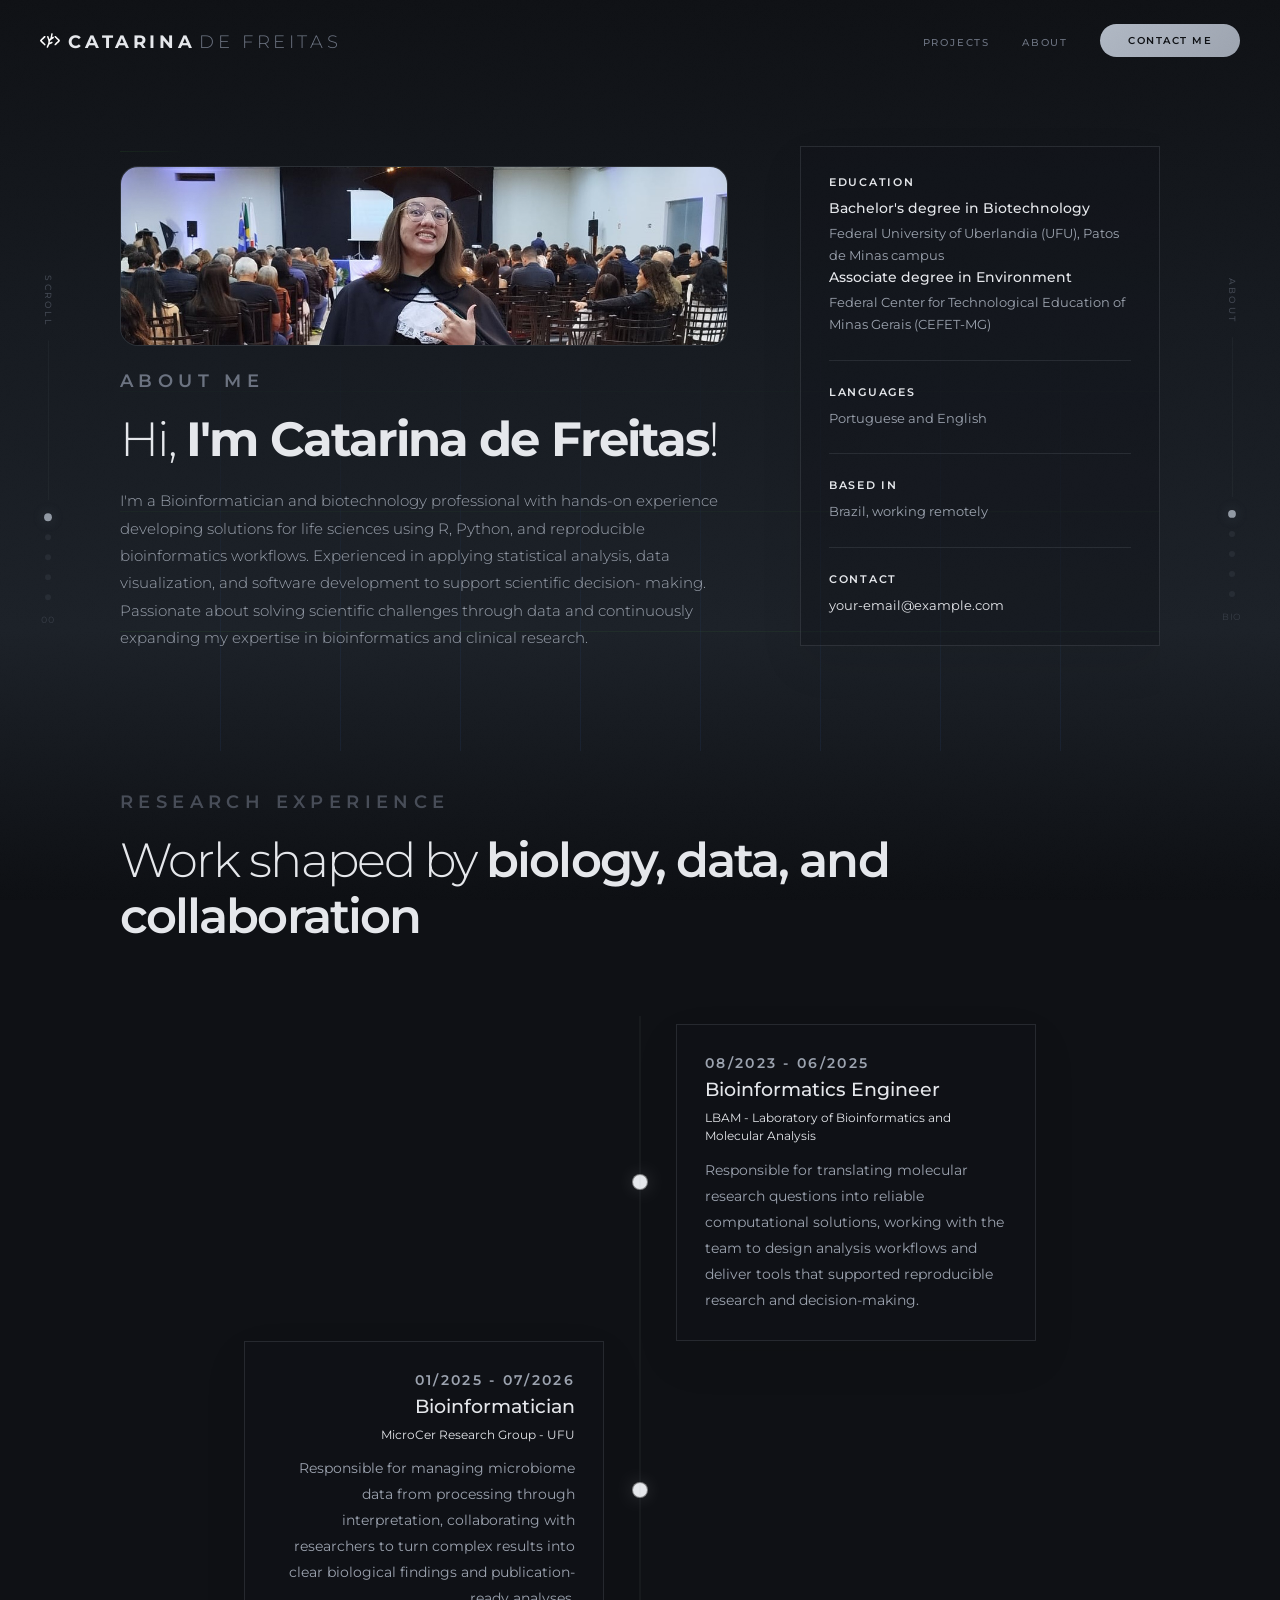
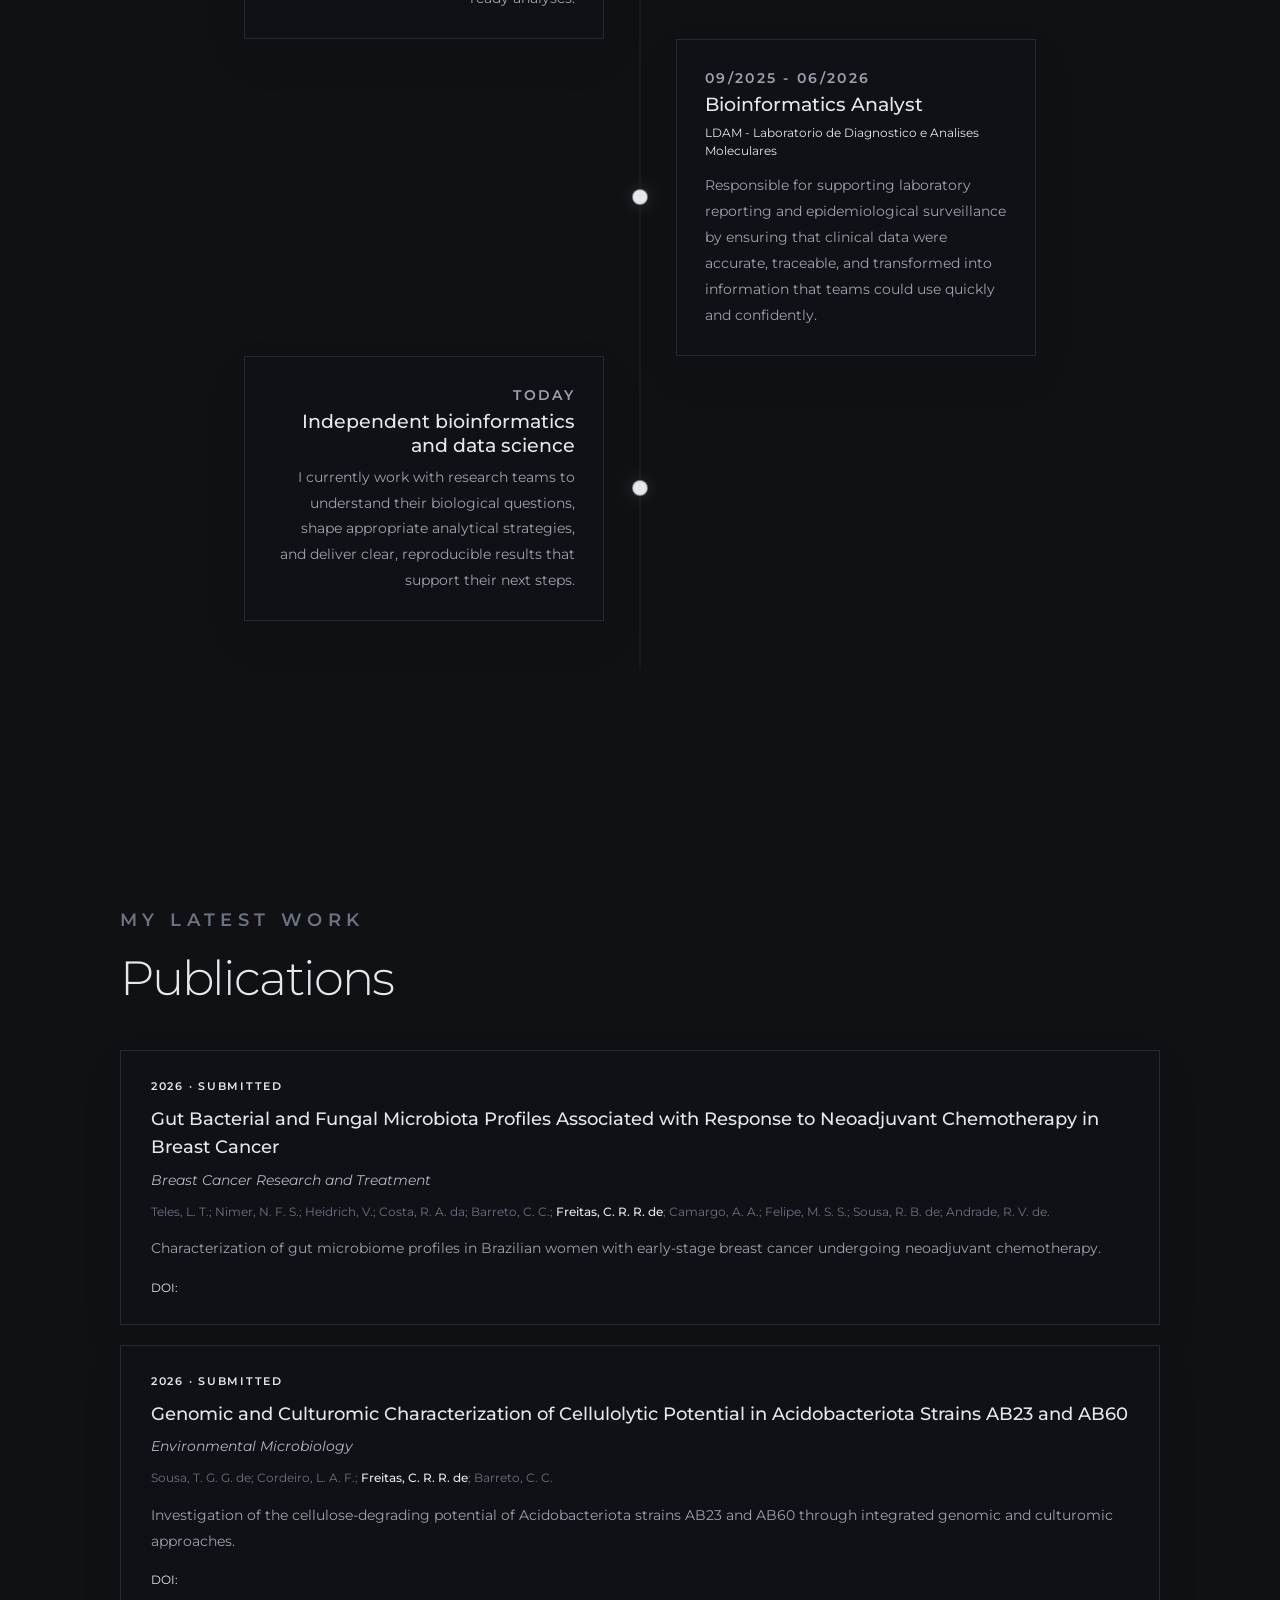
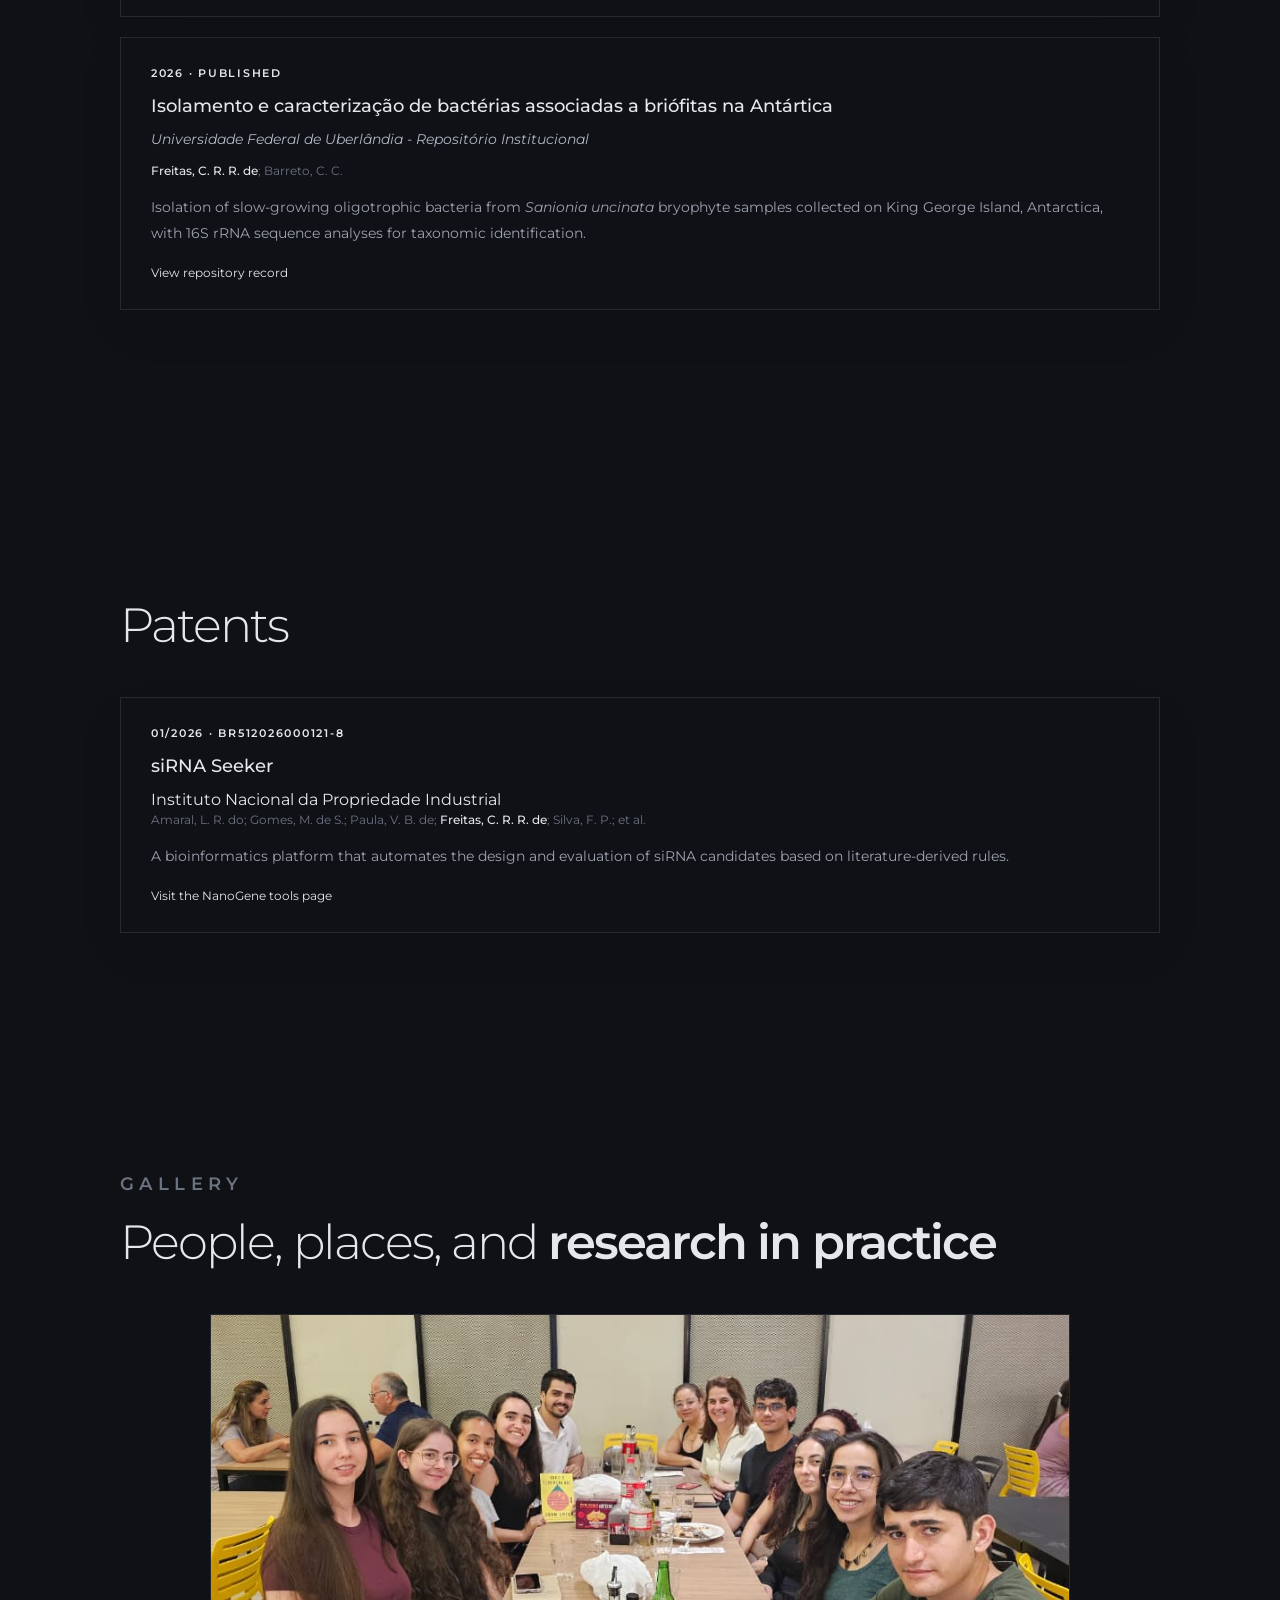
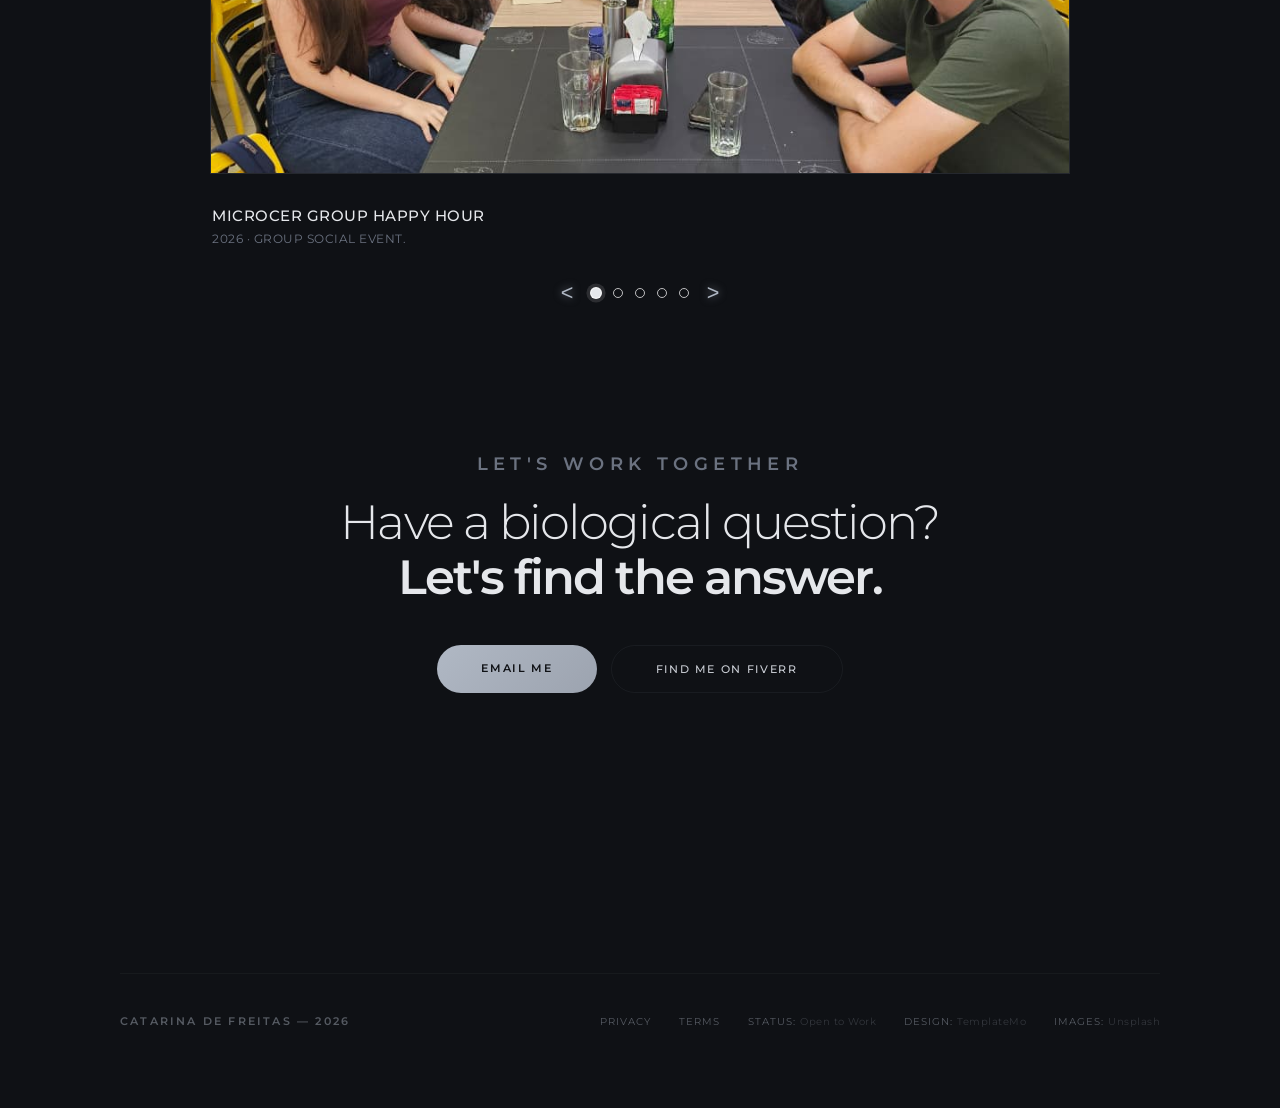
<file: about.html>
<!DOCTYPE html>
<html lang="en">
<head>
<meta charset="UTF-8">
<meta name="viewport" content="width=device-width, initial-scale=1.0">
<title>About | Catarina de Freitas</title>
<link rel="icon" type="image/svg+xml" href="images/code.svg">
<link rel="preconnect" href="https://fonts.googleapis.com">
<link href="https://fonts.googleapis.com/css2?family=Montserrat:wght@300;400;500;600;700&display=swap" rel="stylesheet">
<link rel="stylesheet" href="templatemo-621-luminary-style.css">
</head>
<body>

<svg class="grain" width="100%" height="100%">
  <filter id="n"><feTurbulence type="fractalNoise" baseFrequency="0.65" numOctaves="5" stitchTiles="stitch"/><feColorMatrix type="saturate" values="0"/></filter>
  <rect width="100%" height="100%" filter="url(#n)"/>
</svg>
<div class="atmosphere"></div>

<nav class="top-nav" id="topNav">
  <a href="index.html" class="nav-brand">
    <img src="images/code.svg" style="width: auto; height: 20px; padding-top:5px" alt="logo">
    Catarina<span>de Freitas</span>
  </a>
  <ul class="nav-links">
    <li><a href="projects.html">Projects</a></li>
    <li><a href="about.html" aria-current="page">About</a></li>
    
  </ul>
  <a href="mailto:your-email@example.com" class="nav-cta">Contact Me</a>
  <button class="nav-toggle" id="navToggle" aria-label="Toggle menu" aria-expanded="false">
    <span class="toggle-bar"></span><span class="toggle-bar"></span>
  </button>
</nav>

<div class="mobile-menu" id="mobileMenu">
  <div class="mobile-menu-inner">
    <div class="mobile-menu-links">
      <a href="index.html" class="mobile-menu-link" data-index="01">Home</a>
      <a href="projects.html" class="mobile-menu-link" data-index="02">Projects</a>
      <a href="about.html" class="mobile-menu-link" data-index="03">About</a>
      
    </div>
  </div>
</div>

<nav class="side-panel left" aria-label="Scroll indicators">
  <span class="side-label">Scroll</span>
  <div class="side-track"><div class="side-track-fill" id="leftTrack"></div></div>
  <div class="side-dot active"></div>
  <div class="side-dot"></div>
  <div class="side-dot"></div>
  <div class="side-dot"></div>
  <div class="side-dot"></div>
  <div class="side-readout" id="scrollPct">00</div>
</nav>

<nav class="side-panel right" aria-label="Status indicators">
  <span class="side-label">About</span>
  <div class="side-track"><div class="side-track-fill" id="rightTrack"></div></div>
  <div class="side-dot active"></div>
  <div class="side-dot"></div>
  <div class="side-dot"></div>
  <div class="side-dot"></div>
  <div class="side-dot"></div>
  <div class="side-readout">BIO</div>
</nav>

<main class="main">

  <!-- Intro -->
  <section class="about-page-intro">
    <div class="hero-grid" aria-hidden="true"></div>
    <div class="about-intro-copy">
      <div class="about-page-portrait reveal reveal-d2">
        <img src="images/Untitled.jpg" alt="Portrait of Catarina de Freitas">
      </div>
        <p class="section-tag reveal">About me</p>
      <h1 class="section-title reveal reveal-d1">Hi, <b>I'm Catarina de Freitas</b>!</h1>
      
      <p class="section-body reveal reveal-d2">I'm a Bioinformatician and biotechnology professional with hands-on
            experience developing solutions for life sciences using R, Python, and
            reproducible bioinformatics workflows. Experienced in applying statistical analysis, data
            visualization, and software development to support scientific decision-
            making. Passionate about solving scientific challenges through data and
            continuously expanding my expertise in bioinformatics and clinical
            research.
      </p>
    </div>

    <div class="about-info-panel reveal reveal-d2">
      <div class="about-info-item">
        <span class="about-info-label">Education</span>
        <strong> Bachelor's degree in Biotechnology</strong>
        <p>Federal University of Uberlandia (UFU), Patos de Minas campus</p>
        <strong>Associate degree in Environment</strong>
        <p>Federal Center for Technological Education of Minas Gerais (CEFET-MG)</p>
      </div>
      <div class="about-info-item">
        <span class="about-info-label">Languages</span>
        <p>Portuguese and English</p>
      </div>
      <div class="about-info-item">
        <span class="about-info-label">Based in</span>
        <p>Brazil, working remotely</p>
      </div>
      <div class="about-info-item">
        <span class="about-info-label">Contact</span>
        <p><a href="mailto:your-email@example.com">your-email@example.com</a></p>
      </div>
    </div>
  </section>

  <!-- Timeline -->
  <section class="section timeline-section" aria-labelledby="timeline-title">
    <div class="section-intro reveal">
      <p class="section-tag">Research experience</p>
      <h2 class="section-title" id="timeline-title">Work shaped by <strong>biology, data, and collaboration</strong></h2>
    </div>

    <div class="timeline">
      <div class="timeline-track" aria-hidden="true"><div class="timeline-track-fill" id="timelineTrackFill"></div></div>
      <article class="timeline-item reveal reveal-d1">
        <div class="timeline-marker" aria-hidden="true"></div>
        <div class="timeline-card">
          <p class="timeline-year">08/2023 - 06/2025</p>
          <h3>Bioinformatics Engineer</h3>
          <p class="timeline-organization">LBAM - Laboratory of Bioinformatics and Molecular Analysis</p>
          <p>Responsible for translating molecular research questions into reliable computational solutions, working with the team to design analysis workflows and deliver tools that supported reproducible research and decision-making.</p>
        </div>
      </article>

      <article class="timeline-item reveal reveal-d2">
        <div class="timeline-marker" aria-hidden="true"></div>
        <div class="timeline-card">
          <p class="timeline-year">01/2025 - 07/2026</p>
          <h3>Bioinformatician</h3>
          <p class="timeline-organization">MicroCer Research Group - UFU</p>
          <p>Responsible for managing microbiome data from processing through interpretation, collaborating with researchers to turn complex results into clear biological findings and publication-ready analyses.</p>
        </div>
      </article>

      <article class="timeline-item reveal reveal-d1">
        <div class="timeline-marker" aria-hidden="true"></div>
        <div class="timeline-card">
          <p class="timeline-year">09/2025 - 06/2026</p>
          <h3>Bioinformatics Analyst</h3>
          <p class="timeline-organization">LDAM - Laboratorio de Diagnostico e Analises Moleculares</p>
          <p>Responsible for supporting laboratory reporting and epidemiological surveillance by ensuring that clinical data were accurate, traceable, and transformed into information that teams could use quickly and confidently.</p>
        </div>
      </article>

      <article class="timeline-item reveal reveal-d2">
        <div class="timeline-marker" aria-hidden="true"></div>
        <div class="timeline-card">
          <p class="timeline-year">Today</p>
          <h3>Independent bioinformatics and data science</h3>
          <p>I currently work with research teams to understand their biological questions, shape appropriate analytical strategies, and deliver clear, reproducible results that support their next steps.</p>
        </div>
      </article>
    </div>
  </section>

  <!-- Publications -->
  <section class="section publications" id="publications" aria-labelledby="publications-title">
    <p class="section-tag reveal">My Latest Work</p>
    <h2 class="section-title reveal reveal-d1" id="publications-title">Publications</h2>
    <div class="publication-list">
      
      <article class="publication-item reveal reveal-d2">
        <div class="publication-meta">2026 · Submitted</div>
        <h3>Gut Bacterial and Fungal Microbiota Profiles Associated with Response to Neoadjuvant Chemotherapy in Breast Cancer</h3>
        <p class="publication-venue">Breast Cancer Research and Treatment</p>
        <p class="publication-authors">Teles, L. T.; Nimer, N. F. S.; Heidrich, V.; Costa, R. A. da; Barreto, C. C.; <strong>Freitas, C. R. R. de</strong>; Camargo, A. A.; Felipe, M. S. S.; Sousa, R. B. de; Andrade, R. V. de.</p>
        <p class="publication-description">Characterization of gut microbiome profiles in Brazilian women with early-stage breast cancer undergoing neoadjuvant chemotherapy.</p>
        <a class="publication-link" href="#">DOI: </a>
      </article>

      <article class="publication-item reveal reveal-d3">
        <div class="publication-meta">2026 · Submitted</div>
        <h3>Genomic and Culturomic Characterization of Cellulolytic Potential in Acidobacteriota Strains AB23 and AB60</h3>
        <p class="publication-venue">Environmental Microbiology</p>
        <p class="publication-authors">Sousa, T. G. G. de; Cordeiro, L. A. F.; <strong>Freitas, C. R. R. de</strong>; Barreto, C. C.</p>
        <p class="publication-description">Investigation of the cellulose-degrading potential of Acidobacteriota strains AB23 and AB60 through integrated genomic and culturomic approaches.</p>
        <a class="publication-link" href="#">DOI: </a>
      </article>

      <article class="publication-item reveal reveal-d2">
        <div class="publication-meta">2026 · Published</div>
        <h3>Isolamento e caracterização de bactérias associadas a briófitas na Antártica</h3>
        <p class="publication-venue">Universidade Federal de Uberlândia - Repositório Institucional</p>
        <p class="publication-authors"><strong>Freitas, C. R. R. de</strong>; Barreto, C. C.</p>
        <p class="publication-description">Isolation of slow-growing oligotrophic bacteria from <em>Sanionia uncinata</em> bryophyte samples collected on King George Island, Antarctica, with 16S rRNA sequence analyses for taxonomic identification.</p>
        <a class="publication-link" href="https://repositorio.ufu.br/handle/123456789/49053" target="_blank" rel="noopener noreferrer">View repository record</a>
      </article>
    </div>
    <p class="publication-orcid reveal reveal-d3"><a class="textlink" href="https://orcid.org/0009-0002-9044-4256" target="_blank" rel="noopener noreferrer">View my complete publication record on ORCID</a></p>
  </section>

  <!-- Patents -->
  <section class="section patents" id="patents" aria-labelledby="patents-title">
    <h2 class="section-title reveal reveal-d1" id="patents-title">Patents</h2>
    <div class="patent-list">
      <article class="patent-item reveal reveal-d2">
        <div class="patent-meta">01/2026 · BR512026000121-8</div>
        <h3>siRNA Seeker</h3>
        <p class="patent-venue">Instituto Nacional da Propriedade Industrial</p>
        <p class="publication-authors">Amaral, L. R. do; Gomes, M. de S.; Paula, V. B. de; <strong>Freitas, C. R. R. de</strong>; Silva, F. P.; et al.</p>
        <p class="publication-description">A bioinformatics platform that automates the design and evaluation of siRNA candidates based on literature-derived rules.</p>
        <a class="publication-link" href="https://nanogene.com.br/tools" target="_blank" rel="noopener noreferrer">Visit the NanoGene tools page</a>
      </article>
    </div>
  </section>

  <!-- Gallery -->
  <section class="section gallery-section" id="gallery" aria-labelledby="gallery-title">
    <p class="section-tag reveal">Gallery</p>
    <h2 class="section-title reveal reveal-d1" id="gallery-title">People, places, and <strong>research in practice</strong></h2>
    <div class="gallery-slider reveal reveal-d2" data-gallery-slider>
      <div class="gallery-slides">
        <figure class="gallery-slide active">
          <img src="images/gallery/1.jpeg" alt="Catarina de Freitas">
          <figcaption><strong>MicroCer group happy hour</strong><span>2026 · Group social event.</span></figcaption>
        </figure>
        <figure class="gallery-slide">
          <img src="images/gallery/2.jpg" alt="Catarina de Freitas at work">
          <figcaption><strong>Graduation ceremony</strong><span>2026 · Group photograph with Professor Guilherme Freitas, laboratory leader.</span></figcaption>
        </figure>
        <figure class="gallery-slide">
          <img src="images/gallery/3.jpeg" alt="Cerrado research site">
          <figcaption><strong>MicroCer at the Brazilian Congress of Microbiology</strong><span>2025 · Aracaju, SE · Scientific conference participation.</span></figcaption>
        </figure>
        <figure class="gallery-slide">
          <img src="images/gallery/4.jpg" alt="Microbiome analysis figure">
          <figcaption><strong>Thais Gonzaga's master's degree celebration</strong><span>2025 · MicroCer group celebration.</span></figcaption>
        </figure>
        <figure class="gallery-slide">
          <img src="images/gallery/5.jpg" alt="Laboratory analysis placeholder">
          <figcaption><strong>Poster award winners at Biotechnology Week</strong><span>2025 · V Biotechnology Symposium · Poster award recognition.</span></figcaption>
        </figure>
      </div>
      <div class="gallery-dots" role="tablist" aria-label="Gallery slides">
        <button class="gallery-arrow gallery-arrow-prev" type="button" aria-label="Show previous gallery image">&lt;</button>
        <button class="gallery-dot active" type="button" role="tab" aria-selected="true" aria-label="Show slide 1"></button>
        <button class="gallery-dot" type="button" role="tab" aria-selected="false" aria-label="Show slide 2"></button>
        <button class="gallery-dot" type="button" role="tab" aria-selected="false" aria-label="Show slide 3"></button>
        <button class="gallery-dot" type="button" role="tab" aria-selected="false" aria-label="Show slide 4"></button>
        <button class="gallery-dot" type="button" role="tab" aria-selected="false" aria-label="Show slide 5"></button>
        <button class="gallery-arrow gallery-arrow-next" type="button" aria-label="Show next gallery image">&gt;</button>
      </div>
    </div>
  </section>

  <!-- CTA  -->
  <section class="footer-cta about-page-footer" id="cta">
    <p class="section-tag reveal">Let's work together</p>
    <h2 class="section-title reveal reveal-d1">Have a biological question?<br><strong>Let's find the answer.</strong></h2>
    <div class="footer-ctas reveal reveal-d2">
      <a href="mailto:catarinafreitas@gmail.com" class="btn-primary">Email Me</a>
      <a href="https://www.fiverr.com/" class="btn-secondary" target="_blank" rel="noopener noreferrer">Find Me on Fiverr</a>
    </div>
  </section>

  <!-- Footer  -->
  <section class="footer-cta">
    <div class="footer-bar reveal reveal-d4" style="margin-top: 80px;">
      <div class="footer-brand">Catarina de Freitas &mdash; 2026</div>
      <div class="footer-links">
        <a href="#" data-legal-modal="privacy">Privacy</a>
        <a href="#" data-legal-modal="terms">Terms</a>
        <span class="footer-credit">Status: <a href="#cta">Open to Work</a></span>
        <span class="footer-credit">Design: <a href="https://templatemo.com" target="_blank" rel="nofollow">TemplateMo</a></span>
        <span class="footer-credit">Images: <a href="https://unsplash.com" target="_blank" rel="nofollow">Unsplash</a></span>
      </div>
    </div>
  </section>
</main>



<script src="templatemo-621-luminary-script.js"></script>
</body>
</html>
</file>
<file: templatemo-621-luminary-style.css>
/*
TemplateMo 621 Luminary
https://templatemo.com/tm-621-luminary
*/

*, *::before, *::after { margin: 0; padding: 0; box-sizing: border-box; }

:root {
  --base-deep: #0F1115;
  --base-mid: #161A20;
  --base-soft: #1C2128;
  --slate-warm: #6B7280;
  --slate-light: #9CA3AF;
  --graphite: #2A2E35;
  --graphite-soft: #3D424A;
  --ivory: #E5E7EB;
  --ivory-muted: #C9CDD4;
  --silver: #B0B8C4;
  --panel-bg: rgba(22, 26, 32, 0.55);
  --panel-border: rgba(156, 163, 175, 0.08);
  --silk-ease: cubic-bezier(0.16, 1, 0.3, 1);
}

html { scroll-behavior: smooth; font-size: 16px; scroll-padding-top: 80px; }

body {
  font-family: 'Montserrat', sans-serif;
  background: var(--base-deep);
  color: var(--ivory);
  overflow-x: hidden;
  -webkit-font-smoothing: antialiased;
}

/* ── Grain ── */
.grain {
  position: fixed; inset: 0; pointer-events: none; z-index: 9999;
  opacity: 0.028; mix-blend-mode: overlay;
}

/* ── BG ── */
.atmosphere {
  position: fixed; inset: 0; z-index: 0;
  background: linear-gradient(180deg, #0F1115 0%, #161A20 35%, #1C2128 70%, #0D0F13 100%);
}

/* ── Nav ── */
.top-nav {
  position: fixed; top: 0; left: 0; right: 0; z-index: 600;
  display: flex; justify-content: space-between; align-items: center;
  padding: 24px 40px;
  transition: background 0.8s var(--silk-ease), padding 0.8s var(--silk-ease);
}
.top-nav.scrolled {
  background: rgba(15, 17, 21, 0.85);
  backdrop-filter: blur(20px); -webkit-backdrop-filter: blur(20px);
  padding: 16px 40px;
}
.nav-brand { font-size: 18px; font-weight: 700; letter-spacing: 0.2em; text-transform: uppercase; color: var(--ivory); text-decoration: none; }
.nav-brand span { font-weight: 300; color: var(--slate-warm); margin-left: 4px; }
.nav-links { display: flex; gap: 32px; list-style: none; align-items: center; margin-left: auto; margin-right: 32px; }
.nav-links a {
  font-size: 10px; font-weight: 500; letter-spacing: 0.18em; text-transform: uppercase;
  color: var(--slate-warm); text-decoration: none; position: relative; padding: 14px 0 6px;
  transition: color 0.8s var(--silk-ease);
}
.nav-links a::after {
  content: ''; position: absolute; top: 0; left: 50%;
  width: 6px; height: 6px;
  border-right: 1px solid var(--silver); border-bottom: 1px solid var(--silver);
  transform: translateX(-50%) rotate(45deg) translateY(-8px);
  opacity: 0; transition: transform 0.8s var(--silk-ease), opacity 0.6s var(--silk-ease);
  pointer-events: none;
}
.nav-links a:hover { color: var(--ivory); }
.nav-links a:hover::after { opacity: 0.7; transform: translateX(-50%) rotate(45deg) translateY(0); }
.nav-links a.active { color: var(--ivory-muted); }
.nav-links a.active::after { opacity: 0.4; transform: translateX(-50%) rotate(45deg) translateY(0); }
.nav-cta {
  padding: 10px 28px; border-radius: 100px; font-family: inherit;
  font-size: 10px; font-weight: 600; letter-spacing: 0.15em; text-transform: uppercase;
  background: linear-gradient(135deg, var(--silver), var(--slate-light));
  color: var(--base-deep); border: none; cursor: pointer; text-decoration: none;
  transition: transform 0.8s var(--silk-ease), box-shadow 0.8s var(--silk-ease);
}
.nav-cta:hover { transform: scale(1.03); box-shadow: 0 6px 30px rgba(176,184,196,0.15); }

.top-nav-actions {
  display: flex; align-items: center; gap: 12px;
}
.lang-toggle {
  display: inline-flex; align-items: center; gap: 6px;
  padding: 8px 12px; border-radius: 999px;
  border: 1px solid rgba(176, 184, 196, 0.2);
  background: rgba(17, 20, 25, 0.4);
  color: var(--ivory);
  cursor: pointer; font-family: inherit; font-size: 10px;
  font-weight: 600; letter-spacing: 0.18em; text-transform: uppercase;
  transition: border-color 0.6s var(--silk-ease), background 0.6s var(--silk-ease), transform 0.6s var(--silk-ease);
}
.lang-toggle:hover { transform: translateY(-1px); border-color: rgba(176, 184, 196, 0.45); }
.lang-option { opacity: 0.52; transition: opacity 0.4s var(--silk-ease), color 0.4s var(--silk-ease); }
.lang-option.active { opacity: 1; color: var(--ivory); }
.lang-divider { opacity: 0.42; color: var(--slate-light); }

/* ── Hamburger ── */
.nav-toggle {
  display: none; background: none; border: none; cursor: pointer;
  width: 32px; height: 24px; position: relative; padding: 0;
}
.toggle-bar {
  display: block; width: 100%; height: 1.5px; background: var(--ivory);
  position: absolute; left: 0;
  transition: transform 0.6s var(--silk-ease), top 0.6s var(--silk-ease);
}
.toggle-bar:nth-child(1) { top: 6px; }
.toggle-bar:nth-child(2) { top: 16px; }
.nav-toggle.active .toggle-bar:nth-child(1) { top: 11px; transform: rotate(45deg); }
.nav-toggle.active .toggle-bar:nth-child(2) { top: 11px; transform: rotate(-45deg); }

/* ── Mobile Menu ── */
.mobile-menu {
  position: fixed; inset: 0; z-index: 550;
  pointer-events: none; opacity: 0; visibility: hidden;
  transition: opacity 0.6s var(--silk-ease), visibility 0.6s var(--silk-ease);
}
.mobile-menu.open { opacity: 1; visibility: visible; pointer-events: auto; }
.mobile-menu-inner {
  position: absolute; inset: 0;
  background: rgba(15, 17, 21, 0.94);
  backdrop-filter: blur(40px); -webkit-backdrop-filter: blur(40px);
  display: flex; flex-direction: column; justify-content: center;
  padding: 100px 40px 60px; overflow-y: auto;
}
.mobile-menu-links { display: flex; flex-direction: column; flex: 1; justify-content: center; }
.mobile-menu-link {
  display: flex; align-items: baseline; gap: 16px;
  font-size: clamp(1.6rem, 5vw, 2.6rem); font-weight: 300; letter-spacing: -0.02em;
  color: var(--ivory); text-decoration: none; padding: 14px 0;
  border-bottom: 1px solid rgba(156,163,175,0.06); position: relative;
  opacity: 0; transform: translateY(20px);
  transition: opacity 0.3s ease, transform 0.3s ease, color 0.6s var(--silk-ease);
}
.mobile-menu.open .mobile-menu-link {
  opacity: 1; transform: translateY(0);
  transition: opacity 0.5s var(--silk-ease), transform 0.5s var(--silk-ease), color 0.6s var(--silk-ease);
}
.mobile-menu.open .mobile-menu-link:nth-child(1) { transition-delay: 0.06s; }
.mobile-menu.open .mobile-menu-link:nth-child(2) { transition-delay: 0.12s; }
.mobile-menu.open .mobile-menu-link:nth-child(3) { transition-delay: 0.18s; }
.mobile-menu.open .mobile-menu-link:nth-child(4) { transition-delay: 0.24s; }
.mobile-menu.open .mobile-menu-link:nth-child(5) { transition-delay: 0.30s; }
.mobile-menu.open .mobile-menu-link:nth-child(6) { transition-delay: 0.36s; }
.mobile-menu.open .mobile-menu-link:nth-child(7) { transition-delay: 0.42s; }
.mobile-menu-link::before {
  content: attr(data-index); font-size: 10px; font-weight: 500;
  letter-spacing: 0.15em; color: var(--slate-warm); opacity: 0.4;
  min-width: 24px; font-variant-numeric: tabular-nums;
}
.mobile-menu-footer {
  display: flex; justify-content: space-between; align-items: center;
  padding-top: 24px; border-top: 1px solid rgba(156,163,175,0.06);
  opacity: 0; transition: opacity 0.3s ease;
}
.mobile-menu.open .mobile-menu-footer {
  opacity: 1; transition: opacity 0.5s var(--silk-ease) 0.45s;
}
.mobile-menu-footer a {
  font-size: 10px; font-weight: 400; letter-spacing: 0.1em; text-transform: uppercase;
  color: var(--slate-warm); opacity: 0.4; text-decoration: none;
}
body.menu-open { overflow: hidden; }
body.menu-open .top-nav { background: rgba(15,17,21,0.95); backdrop-filter: blur(20px); }

/* ── Side Panels ── */
.side-panel {
  position: fixed; top: 50%; transform: translateY(-50%);
  width: 56px; z-index: 100;
  display: flex; flex-direction: column; align-items: center;
  gap: 14px; padding: 24px 0;
}
.side-panel.left { left: 20px; }
.side-panel.right { right: 20px; }
.side-label {
  writing-mode: vertical-rl; text-orientation: mixed;
  font-size: 9px; font-weight: 500; letter-spacing: 0.25em; text-transform: uppercase;
  color: var(--slate-warm); opacity: 0.5;
}
.side-track {
  width: 1px; height: 160px;
  background: rgba(156,163,175,0.06); position: relative; border-radius: 1px;
}
.side-track-fill {
  position: absolute; top: 0; left: 0; width: 100%; height: 0%;
  background: linear-gradient(to bottom, var(--silver), rgba(176,184,196,0.15));
  border-radius: 1px; transition: height 1.2s var(--silk-ease);
}
.side-dot {
  width: 6px; height: 6px; border-radius: 50%;
  background: var(--slate-warm); opacity: 0.15;
  transition: opacity 0.8s var(--silk-ease), transform 0.8s var(--silk-ease), box-shadow 0.8s var(--silk-ease);
}
.side-dot.active {
  opacity: 0.8; background: var(--silver);
  box-shadow: 0 0 12px rgba(176,184,196,0.3); transform: scale(1.3);
}
.side-readout {
  font-size: 9px; font-weight: 400; letter-spacing: 0.1em;
  color: var(--slate-warm); opacity: 0.35;
  font-variant-numeric: tabular-nums;
}

/* ── Container ── */
.main { position: relative; z-index: 10; max-width: 1120px; margin: 0 auto; padding: 0 40px; }

/* ── Legal Modal ── */
.legal-modal-backdrop {
  position: fixed; inset: 0; z-index: 1200;
  display: flex; align-items: center; justify-content: center;
  padding: 24px;
  background: rgba(9, 12, 16, 0.72);
  backdrop-filter: blur(10px); -webkit-backdrop-filter: blur(10px);
  opacity: 0; visibility: hidden; pointer-events: none;
  transition: opacity 0.35s var(--silk-ease), visibility 0.35s var(--silk-ease);
}
.legal-modal-backdrop.open {
  opacity: 1; visibility: visible; pointer-events: auto;
}
.legal-modal {
  position: relative; width: min(680px, 100%);
  background: rgba(17, 20, 25, 0.94);
  border: 1px solid rgba(176,184,196,0.12);
  border-radius: 28px; padding: 32px 30px 24px;
  box-shadow: 0 30px 80px rgba(0, 0, 0, 0.35);
  transform: translateY(16px) scale(0.98);
  transition: transform 0.35s var(--silk-ease);
}
.legal-modal-backdrop.open .legal-modal {
  transform: translateY(0) scale(1);
}
.legal-modal-kicker {
  margin-bottom: 14px;
  font-size: 12px;
}
.legal-modal h3 {
  margin: 0 0 18px;
  font-size: clamp(1.8rem, 3vw, 2.5rem);
  font-weight: 300; letter-spacing: -0.04em; color: var(--ivory);
}
.legal-modal-body {
  color: var(--slate-light);
  font-size: 0.94rem; line-height: 1.8;
}
.legal-modal-body p + p { margin-top: 16px; }
.legal-modal-close {
  position: absolute; top: 18px; right: 18px;
  width: 36px; height: 36px; border-radius: 50%;
  border: 1px solid rgba(176,184,196,0.12);
  background: rgba(176,184,196,0.04); color: var(--ivory);
  font-size: 1.6rem; line-height: 1; cursor: pointer;
}

/* ── Shared ── */
.section { padding: 120px 0; position: relative; }
.section-tag {
  font-size: 18px; font-weight: 600; letter-spacing: 0.3em; text-transform: uppercase;
  color: var(--slate-warm); opacity: 0.6; margin-bottom: 20px;
}
.section-title {
  font-size: clamp(2rem, 4vw, 3rem); font-weight: 300;
  letter-spacing: -0.04em; line-height: 1.15; color: var(--ivory); margin-bottom: 20px;
}
.section-title strong { font-weight: 600; }
.section-body {
  font-size: 0.95rem; font-weight: 300; line-height: 1.8; color: var(--slate-light); max-width: 540px;
}
.section-center { text-align: center; }
.section-center .section-body { margin: 0 auto; }

#essays {
  padding-top: 120px;
  padding-bottom: 120px;
}

.essays-head {
  display: flex;
  align-items: end;
  justify-content: space-between;
  gap: 16px;
  margin-bottom: 30px;
}

.essays-head h2 {
  margin: 0;
  font-size: clamp(2rem, 4vw, 3rem);
  font-weight: 300;
  letter-spacing: -0.04em;
  line-height: 1.1;
  color: var(--ivory);
}

.essays-head .count {
  font-size: 0.72rem;
  letter-spacing: 0.12em;
  text-transform: uppercase;
  color: var(--slate-warm);
}

.essay-list {
  list-style: none;
  margin: 0;
  padding: 0;
  display: grid;
  gap: 18px;
}

.essay {
  padding: 26px 26px 22px;
  background: rgba(22,26,32,0.38);
  border: 1px solid var(--panel-border);
  border-radius: 22px;
  box-shadow: inset 0 0 0 1px rgba(255,255,255,0.02);
  transition: transform 0.8s var(--silk-ease), border-color 0.8s var(--silk-ease), background 0.8s var(--silk-ease);
}

.essay:hover {
  transform: translateY(-2px);
  border-color: rgba(176,184,196,0.2);
  background: rgba(22,26,32,0.52);
}

.essay-top {
  display: grid;
  grid-template-columns: auto minmax(0, 1fr) 1fr auto;
  align-items: center;
  gap: 18px;
}

.folio {
  display: inline-flex;
  align-items: center;
  justify-content: center;
  min-width: 48px;
  height: 48px;
  border-radius: 14px;
  border: 1px solid rgba(176,184,196,0.2);
  background: rgba(176,184,196,0.03);
  color: var(--slate-warm);
  font-size: 0.74rem;
  font-weight: 600;
  letter-spacing: 0.14em;
}

.essay-title {
  margin: 0;
  min-width: 0;
}

.essay-title a {
  color: var(--ivory);
  text-decoration: none;
  font-size: clamp(1.25rem, 2vw, 1.8rem);
  line-height: 1.25;
  letter-spacing: -0.03em;
  font-weight: 400;
}

.leader {
  display: block;
  width: 100%;
  height: 1px;
  background: linear-gradient(90deg, rgba(176,184,196,0.16), rgba(176,184,196,0.42), rgba(176,184,196,0.16));
}

.essay-meta {
  font-size: 0.7rem;
  letter-spacing: 0.12em;
  text-transform: uppercase;
  color: var(--slate-warm);
  white-space: nowrap;
}

.essay-excerpt {
  margin: 18px 0 0;
  color: var(--slate-light);
  font-size: 1rem;
  line-height: 1.8;
  font-weight: 300;
}

.essay-tags {
  display: flex;
  flex-wrap: wrap;
  gap: 10px;
  margin-top: 18px;
}

.tag {
  display: inline-flex;
  align-items: center;
  justify-content: center;
  padding: 7px 12px;
  border-radius: 999px;
  border: 1px solid rgba(176,184,196,0.2);
  background: rgba(176,184,196,0.03);
  color: var(--silver);
  text-decoration: none;
  font-size: 0.68rem;
  letter-spacing: 0.12em;
  text-transform: uppercase;
  transition: border-color 0.8s var(--silk-ease), color 0.8s var(--silk-ease), background 0.8s var(--silk-ease);
}

.tag:hover {
  color: var(--ivory);
  border-color: rgba(176,184,196,0.35);
  background: rgba(176,184,196,0.06);
}

.essays-more {
  margin-top: 30px;
}

.textlink {
  display: inline-flex;
  align-items: center;
  gap: 10px;
  font-size: 0.92rem;
  letter-spacing: 0.01em;
  color: var(--silver);
}

.textlink svg {
  width: 16px;
  height: 16px;
  transition: transform 0.8s var(--silk-ease);
}

.textlink:hover svg {
  transform: translateX(2px);
}

#slider,
#block-section,
#latest-post,
#latest-posts {
  position: relative;
  padding: 120px 0;
}

#slider .container,
#block-section .container,
#latest-post .container,
#latest-posts .container {
  width: min(100%, 1200px);
  margin: 0 auto;
  padding: 0 24px;
}

#slider .section-header,
#block-section .section-header,
#latest-post .section-header,
#latest-posts .section-header {
  margin-bottom: 24px;
}

#slider .elementary-title,
#block-section .elementary-title,
#latest-post .elementary-title,
#latest-posts .elementary-title {
  font-size: clamp(2rem, 4vw, 3rem);
  font-weight: 300;
  letter-spacing: -0.04em;
  line-height: 1.15;
  color: var(--ivory);
  margin: 0 0 20px;
}

#slider .post-meta,
#block-section .post-meta,
#latest-post .post-meta,
#latest-posts .post-meta {
  margin-bottom: 12px;
}

#slider .post-meta a,
#block-section .post-meta a,
#latest-post .post-meta a,
#latest-posts .post-meta a {
  font-size: 9px;
  font-weight: 600;
  letter-spacing: 0.16em;
  text-transform: uppercase;
  color: var(--slate-light);
  text-decoration: none;
}

#slider .story-title,
#block-section .story-title,
#latest-post .story-title,
#latest-posts .story-title {
  font-size: clamp(1.7rem, 2.7vw, 2.5rem);
  font-weight: 300;
  letter-spacing: -0.04em;
  line-height: 1.1;
  margin: 0 0 16px;
  color: var(--ivory);
}

#slider .story-title a,
#block-section .story-title a,
#latest-post .story-title a,
#latest-posts .story-title a {
  color: var(--ivory);
  text-decoration: none;
}

#slider p,
#block-section p,
#latest-post p,
#latest-posts p,
#slider .entry-meta,
#block-section .entry-meta,
#latest-post .entry-meta,
#latest-posts .entry-meta {
  color: var(--slate-light);
  font-size: 0.92rem;
  line-height: 1.8;
}

#slider .entry-meta,
#block-section .entry-meta,
#latest-post .entry-meta,
#latest-posts .entry-meta {
  display: flex; flex-wrap: wrap; align-items: center; gap: 10px;
  margin-top: 16px;
}

#slider .author,
#block-section .author,
#latest-post .author,
#latest-posts .author {
  color: var(--slate-warm);
}

#slider .author-name,
#block-section .author-name,
#latest-post .author-name,
#latest-posts .author-name {
  color: var(--ivory);
  font-weight: 500;
  margin-left: 6px;
}

#slider .meta-date,
#block-section .meta-date,
#latest-post .meta-date,
#latest-posts .meta-date {
  color: var(--slate-warm);
}

#slider .button,
#block-section .button,
#latest-post .button,
#latest-posts .button {
  display: inline-flex; align-items: center; gap: 8px;
  padding: 12px 22px;
  border-radius: 999px;
  border: 1px solid var(--panel-border);
  background: rgba(176,184,196,0.04);
  color: var(--ivory);
  text-decoration: none;
  letter-spacing: 0.12em;
  text-transform: uppercase;
  font-size: 9px;
  font-weight: 600;
  transition: transform 0.8s var(--silk-ease), border-color 0.8s var(--silk-ease), background 0.8s var(--silk-ease);
}

#slider .button:hover,
#block-section .button:hover,
#latest-post .button:hover,
#latest-posts .button:hover {
  transform: translateY(-2px);
  border-color: rgba(176,184,196,0.2);
  background: rgba(176,184,196,0.08);
}

#slider .title-wrap,
#block-section .title-wrap,
#latest-post .title-wrap,
#latest-posts .title-wrap {
  display: flex;
  align-items: end;
  justify-content: space-between;
  gap: 16px;
  margin-bottom: 32px;
}

#slider .swiper,
#block-section .swiper,
#latest-post .swiper,
#latest-posts .swiper {
  position: relative;
}

#slider .swiper-slide,
#block-section .swiper-slide,
#latest-post .post-item,
#latest-posts .post-item {
  background: transparent;
}

#latest-post .row,
#popular-posts .row {
  display: grid;
  grid-template-columns: repeat(3, minmax(0, 1fr));
  gap: 28px;
  align-items: stretch;
}

#latest-post .post-item,
#popular-posts .post-item {
  display: flex;
  flex-direction: column;
  gap: 14px;
  padding: 14px;
  border: 1px solid rgba(176, 184, 196, 0.22);
  border-radius: 18px;
  background: rgba(17, 20, 25, 0.38);
  box-shadow: inset 0 0 0 1px rgba(255, 255, 255, 0.02);
}

#latest-post .post-item figure,
#popular-posts .post-item figure {
  margin: 0;
  overflow: hidden;
  border-radius: 14px;
  border: 1px solid rgba(176, 184, 196, 0.18);
  background: rgba(15, 18, 24, 0.7);
}

#latest-post .post-item .zoom-in,
#popular-posts .post-item .zoom-in {
  display: block;
}

#slider .slider-img,
#block-section img,
#latest-post img,
#latest-posts img,
#popular-posts img {
  display: block;
  width: 100%;
  height: 240px;
  border-radius: 14px;
  border: 1px solid rgba(176, 184, 196, 0.18);
  object-fit: cover;
  background: rgba(12, 15, 20, 0.9);
}

#latest-post .story-title-wrap,
#popular-posts .story-title-wrap {
  padding: 0 2px 4px;
}

#latest-post .story-title,
#popular-posts .story-title {
  margin: 0 0 12px;
  font-size: 1.1rem;
  line-height: 1.45;
  letter-spacing: -0.02em;
  font-weight: 500;
}

#latest-post .story-title a,
#popular-posts .story-title a {
  color: var(--ivory);
  text-decoration: none;
}

.wrap {
  width: min(100%, 1200px);
  margin: 0 auto;
  padding: 0 24px;
}

.silk-divider { width: 100px; height: 1px; background: linear-gradient(90deg, transparent, var(--panel-border), transparent); margin: 0 auto; }

/* ── Article / Post Layout ── */
.post-article {
  position: relative;
  z-index: 10;
  display: block;
  padding: 80px 0 40px;
}

.article-header {
  padding: 80px 0 32px;
  border-bottom: 1px solid rgba(156,163,175,0.08);
}

.breadcrumb {
  display: flex; align-items: center; flex-wrap: wrap; gap: 10px;
  margin-bottom: 18px;
  font-size: 10px; font-weight: 500; letter-spacing: 0.16em; text-transform: uppercase;
  color: var(--slate-warm);
}
.breadcrumb a {
  color: var(--slate-warm);
  text-decoration: none;
  transition: color 0.6s var(--silk-ease);
}
.breadcrumb a:hover { color: var(--ivory); }
.breadcrumb .sep { opacity: 0.6; }

.article-topic {
  margin-bottom: 18px;
  font-size: 10px; font-weight: 600; letter-spacing: 0.18em; text-transform: uppercase;
  color: var(--slate-light);
}

.article-title {
  margin: 0 0 20px;
  font-size: clamp(2.6rem, 5vw, 5rem);
  line-height: 0.96;
  letter-spacing: -0.05em;
  font-weight: 300;
  color: var(--ivory);
}

.article-deck {
  max-width: 760px;
  margin: 0;
  font-size: clamp(1rem, 1.8vw, 1.35rem);
  line-height: 1.7;
  font-weight: 300;
  color: var(--slate-light);
}

.article-byline {
  display: flex; align-items: center; flex-wrap: wrap; gap: 12px;
  margin-top: 28px;
  font-size: 0.9rem; color: var(--slate-warm);
}
.article-byline img {
  width: 52px; height: 52px; border-radius: 50%; object-fit: cover;
  border: 1px solid rgba(156,163,175,0.18);
  background: var(--graphite);
}
.article-byline .name {
  color: var(--ivory); font-weight: 500;
}
.article-byline .dot {
  width: 4px; height: 4px; border-radius: 50%; background: rgba(156,163,175,0.5);
  display: inline-block;
}

.lead-wrap {
  width: min(100%, 1200px);
  max-width: 1200px;
  margin-top: 42px;
}

.article-lead {
  margin: 0;
  background: rgba(22,26,32,0.7);
  border: 1px solid var(--panel-border);
  border-radius: 28px; overflow: hidden;
  box-shadow: 0 18px 60px rgba(0,0,0,0.18);
  width: 100%;
  aspect-ratio: 16 / 9;
  min-height: 260px;
  max-height: 420px;
}
.article-lead img {
  display: block; width: 100%; height: 100%; object-fit: cover;
}
.article-lead + figcaption,
figure figcaption {
  margin-top: 14px;
  font-size: 0.8rem; letter-spacing: 0.04em; text-transform: uppercase;
  color: var(--slate-warm);
}

.post-shell {
  position: relative;
  display: grid;
  grid-template-columns: 280px minmax(0, 1fr);
  gap: 48px;
  align-items: start;
  margin-top: 40px;
}

.post-restricted .post-shell {
  opacity: 0.72;
  transform: scale(0.995);
  pointer-events: none;
}

.post-restricted .article-main,
.post-restricted .toc-panel {
  filter: blur(8px);
}

.post-restricted .article-main > :not(.prose) {
  display: none;
}

.post-restricted .prose > p:nth-of-type(2) ~ * {
  display: none;
}

.post-restricted-overlay {
  position: absolute;
  inset: 180px 0 auto 0;
  z-index: 3;
  display: flex;
  justify-content: center;
  padding: 0 24px;
}

.post-restricted-content {
  max-width: 760px;
  text-align: center;
  padding: 28px 30px;
  border-radius: 28px;
  background: rgba(15, 17, 21, 0.8);
  border: 1px solid rgba(176,184,196,0.12);
  box-shadow: 0 26px 70px rgba(0,0,0,0.28);
  backdrop-filter: blur(12px);
  -webkit-backdrop-filter: blur(12px);
}

.post-restricted-tag {
  display: inline-block;
  margin-bottom: 14px;
  padding: 8px 14px;
  border-radius: 999px;
  background: rgba(176,184,196,0.06);
  border: 1px solid rgba(176,184,196,0.12);
  font-size: 9px;
  font-weight: 600;
  letter-spacing: 0.18em;
  text-transform: uppercase;
  color: var(--silver);
}

.post-restricted-content h2 {
  margin: 0 0 10px;
  font-size: clamp(1.7rem, 3vw, 2.5rem);
  font-weight: 300;
  letter-spacing: -0.04em;
  color: var(--ivory);
}

.post-restricted-content p {
  margin: 0;
  font-size: 1rem;
  line-height: 1.7;
  color: var(--slate-light);
}

.article-main {
  max-width: 52rem;
  margin-right: auto;
  order: 2;
}

.toc-panel {
  position: sticky;
  top: 112px;
  align-self: start;
  order: 1;
}

.post-toc {
  background: rgba(22,26,32,0.42);
  border: 1px solid var(--panel-border);
  border-radius: 22px;
  padding: 18px 18px 10px;
  backdrop-filter: blur(18px);
  -webkit-backdrop-filter: blur(18px);
}

.toc-label {
  margin: 0 0 14px;
  font-size: 9px;
  font-weight: 600;
  letter-spacing: 0.18em;
  text-transform: uppercase;
  color: var(--slate-warm);
}

.post-toc ul {
  list-style: none;
  margin: 0;
  padding: 0;
}

.post-toc li + li {
  margin-top: 8px;
}

.toc-link {
  display: block;
  padding: 10px 12px;
  border-radius: 12px;
  font-size: 0.76rem;
  line-height: 1.5;
  font-weight: 400;
  color: var(--slate-light);
  text-decoration: none;
  border: 1px solid transparent;
  transition: background 0.4s var(--silk-ease), color 0.4s var(--silk-ease), border-color 0.4s var(--silk-ease), transform 0.4s var(--silk-ease);
}

.toc-link:hover {
  color: var(--ivory);
  background: rgba(255,255,255,0.02);
}

.toc-link.active {
  background: rgba(176,184,196,0.14);
  border-color: rgba(176,184,196,0.18);
  color: var(--ivory);
  transform: translateX(2px);
}

.prose {
  max-width: 52rem;
  margin: 0;
  padding: 0 0 20px;
}
.prose p,
.prose li,
.prose blockquote,
.prose cite {
  font-size: 1.02rem;
  line-height: 1.9;
  color: var(--slate-light);
}
.prose p {
  margin: 0 0 1.6em;
  font-weight: 300;
}
.prose p em {
  color: var(--ivory);
  font-style: italic;
}
.prose h2,
.prose h3 {
  margin: 2.4em 0 0.9em;
  color: var(--ivory);
  line-height: 1.15;
  letter-spacing: -0.03em;
}
.prose h2 {
  font-size: clamp(1.8rem, 3vw, 2.6rem);
  font-weight: 400;
}
.prose h3 {
  font-size: clamp(1.3rem, 2vw, 1.8rem);
  font-weight: 500;
}
.prose figure {
  margin: 2.5em 0;
}
.prose figure .frame {
  background: rgba(22,26,32,0.7);
  border: 1px solid var(--panel-border);
  border-radius: 24px; overflow: hidden;
}
.prose figure img {
  display: block; width: 100%; height: auto;
}
.prose blockquote.pullquote {
  margin: 2.8em 0;
  padding: 2.2em 2rem;
  border-left: 2px solid rgba(176,184,196,0.35);
  background: rgba(22,26,32,0.38);
  border-radius: 0 24px 24px 0;
  font-size: clamp(1.15rem, 2vw, 1.7rem);
  line-height: 1.5;
  font-weight: 300;
  color: var(--ivory);
}
.prose blockquote.pullquote cite {
  display: block; margin-top: 1.2em; font-size: 0.8rem; letter-spacing: 0.1em; text-transform: uppercase; color: var(--slate-warm);
}
.prose a,
.textlink {
  color: var(--silver);
  text-decoration: none;
  border-bottom: 1px solid rgba(176,184,196,0.3);
}
.prose a:hover,
.textlink:hover { color: var(--ivory); }

.fn-ref,
.fn-back {
  color: var(--silver);
  text-decoration: none;
  font-weight: 600;
}

.footnotes {
  max-width: 52rem; margin: 2rem auto 0; padding-top: 2rem; border-top: 1px solid rgba(156,163,175,0.08);
}
.footnotes h2 {
  margin-bottom: 1rem; font-size: 0.9rem; font-weight: 600; letter-spacing: 0.12em; text-transform: uppercase; color: var(--slate-light);
}
.footnotes ol {
  padding-left: 1.3rem; list-style: decimal;
}
.footnotes li {
  margin-bottom: 1rem; font-size: 0.88rem; line-height: 1.8; color: var(--slate-light);
}

.author-box {
  display: flex; align-items: flex-start; gap: 20px;
  max-width: 52rem; margin: 3rem auto 0; padding: 28px 24px;
  background: rgba(22,26,32,0.52); border: 1px solid var(--panel-border); border-radius: 28px;
}
.author-box img {
  width: 64px; height: 64px; border-radius: 50%; object-fit: cover; flex-shrink: 0;
  border: 1px solid rgba(156,163,175,0.18);
}
.author-box .eyebrow {
  display: block; margin-bottom: 6px; font-size: 9px; font-weight: 600; letter-spacing: 0.18em; text-transform: uppercase; color: var(--slate-warm);
}
.author-box h3 {
  margin: 0 0 10px; font-size: 1.5rem; font-weight: 500; color: var(--ivory);
}
.author-box p {
  margin-bottom: 12px; font-size: 0.94rem; line-height: 1.7; color: var(--slate-light);
}
.author-box .textlink {
  display: inline-flex; gap: 8px; align-items: center; font-size: 0.9rem; color: var(--silver);
}
.author-box .textlink svg {
  width: 16px; height: 16px;
}

.post-nav {
  display: flex; justify-content: space-between; gap: 16px;
  max-width: 52rem; margin: 3.5rem auto 0; padding-top: 1.2rem; border-top: 1px solid rgba(156,163,175,0.08);
}
.post-nav a {
  display: flex; flex-direction: column; gap: 8px; text-decoration: none; color: var(--ivory);
  width: 100%; padding: 18px 20px; border-radius: 20px; background: rgba(22,26,32,0.38); border: 1px solid var(--panel-border);
  transition: transform 0.8s var(--silk-ease), border-color 0.8s var(--silk-ease);
}
.post-nav a:hover { transform: translateY(-2px); border-color: rgba(156,163,175,0.2); }
.post-nav .dir {
  font-size: 9px; text-transform: uppercase; letter-spacing: 0.16em; color: var(--slate-warm);
}
.post-nav .t {
  font-size: 1rem; line-height: 1.5; font-weight: 400; color: var(--ivory);
}

/* ── Code block / result table ── */
.codeblock {
  margin: 2.3em 0;
  border: 1px solid var(--panel-border);
  border-radius: 18px;
  overflow: hidden;
  background: rgba(13, 15, 19, 0.9);
  box-shadow: 0 18px 38px rgba(0,0,0,0.18);
}

.cb-bar {
  display: flex; align-items: center; justify-content: space-between;
  gap: 12px;
  padding: 12px 16px;
  border-bottom: 1px solid rgba(156,163,175,0.08);
  background: rgba(22,26,32,0.7);
}

.cb-name {
  display: inline-flex; align-items: center; gap: 10px;
  font-size: 0.72rem;
  font-weight: 600;
  letter-spacing: 0.08em;
  text-transform: uppercase;
  color: var(--slate-light);
}

.cb-name .dot {
  width: 9px; height: 9px; border-radius: 50%; display: inline-block;
  box-shadow: 0 0 12px rgba(255,255,255,0.15);
}

.copy-btn {
  display: inline-flex; align-items: center; gap: 8px;
  padding: 8px 12px;
  border: 1px solid var(--panel-border);
  border-radius: 999px;
  background: rgba(176,184,196,0.04);
  color: var(--slate-light);
  font: inherit;
  font-size: 0.7rem;
  font-weight: 500;
  letter-spacing: 0.08em;
  text-transform: uppercase;
  cursor: pointer;
  transition: border-color 0.3s ease, background 0.3s ease, color 0.3s ease, transform 0.3s ease;
}

.copy-btn:hover {
  background: rgba(176,184,196,0.08);
  border-color: rgba(176,184,196,0.16);
  color: var(--ivory);
}

.copy-btn svg {
  width: 14px; height: 14px;
}

.copy-btn.copied {
  background: rgba(91, 226, 64, 0.08);
  border-color: rgba(91, 226, 64, 0.2);
  color: #d3f5b9;
}

.code {
  display: block;
  margin: 0;
  padding: 18px 18px 14px;
  overflow-x: auto;
  background: rgba(12,14,18,0.92);
  color: var(--ivory);
  font-family: "SFMono-Regular", "Consolas", "Liberation Mono", monospace;
  font-size: 0.82rem;
  line-height: 1.7;
  letter-spacing: 0.01em;
  white-space: pre;
}

.ln {
  display: block;
  min-height: 1.7em;
  white-space: pre;
}

.gutter {
  display: inline-block;
  width: 2.1em;
  margin-right: 0.9em;
  color: rgba(156,163,175,0.55);
  user-select: none;
  text-align: right;
}

.tk-com { color: #7a8ba3; }
.tk-num { color: #9cd8ff; }
.tk-str { color: #b8e89d; }

/* ── Data table in codeblock ── */
.code-table {
  width: 100%;
  border-collapse: collapse;
  font-family: "SFMono-Regular", "Consolas", "Liberation Mono", monospace;
  font-size: 0.82rem;
  line-height: 1.7;
  color: var(--ivory);
}

.code-table thead {
  background: rgba(22,26,32,0.7);
  border-bottom: 1px solid rgba(156,163,175,0.16);
}

.code-table th {
  padding: 12px 16px;
  text-align: left;
  font-weight: 600;
  color: rgba(176,184,196,0.85);
  letter-spacing: 0.01em;
}

.code-table td {
  padding: 12px 16px;
  border-bottom: 1px solid rgba(156,163,175,0.08);
  color: var(--ivory);
}

.code-table tbody tr:hover {
  background: rgba(176,184,196,0.03);
}

.code-table .group-a {
  display: inline-block;
  padding: 2px 8px;
  background: rgba(91, 226, 64, 0.12);
  color: #d3f5b9;
  border-radius: 4px;
  font-weight: 500;
}

.code-table .group-b {
  display: inline-block;
  padding: 2px 8px;
  background: rgba(156, 216, 255, 0.12);
  color: #9cd8ff;
  border-radius: 4px;
  font-weight: 500;
}


@media (max-width: 1024px) {
  .post-shell {
    grid-template-columns: 1fr;
  }

  .toc-panel {
    position: static;
    margin-bottom: 20px;
  }

  .article-main {
    max-width: 100%;
  }
}

@media (max-width: 768px) {
  .article-header { padding-top: 60px; }
  .article-title { line-height: 1.02; }
  .article-byline { gap: 8px; }
  .prose, .footnotes, .author-box, .post-nav { max-width: 100%; }
  .author-box { flex-direction: column; }
  .post-nav { flex-direction: column; }
  .toc-panel { display: none; }
  .post-shell { grid-template-columns: 1fr; }
}

.btn-primary {
  display: inline-block; padding: 16px 44px; border-radius: 100px;
  background: linear-gradient(135deg, var(--silver), var(--slate-light));
  color: var(--base-deep); font-family: inherit; font-size: 11px; font-weight: 600;
  letter-spacing: 0.15em; text-transform: uppercase; border: none; cursor: pointer;
  text-decoration: none;
  transition: transform 0.8s var(--silk-ease), box-shadow 0.8s var(--silk-ease);
}
.btn-primary:hover { transform: scale(1.02); box-shadow: 0 8px 40px rgba(176,184,196,0.18); }
.btn-secondary {
  display: inline-block; padding: 16px 44px; border-radius: 100px; background: transparent;
  color: var(--ivory-muted); font-family: inherit; font-size: 11px; font-weight: 500;
  letter-spacing: 0.15em; text-transform: uppercase;
  border: 1px solid var(--panel-border); cursor: pointer; text-decoration: none;
  transition: transform 0.8s var(--silk-ease), border-color 0.8s var(--silk-ease), background 0.8s var(--silk-ease);
}
.btn-secondary:hover { transform: scale(1.02); border-color: rgba(156,163,175,0.2); background: rgba(156,163,175,0.04); }

/* ── Reveal ── */
.reveal {
  opacity: 0; transform: translateY(36px);
  transition: opacity 1.2s var(--silk-ease), transform 1.2s var(--silk-ease);
}
.reveal.visible { opacity: 1; transform: translateY(0); }
.reveal-d1 { transition-delay: 0.1s; }
.reveal-d2 { transition-delay: 0.2s; }
.reveal-d3 { transition-delay: 0.3s; }
.reveal-d4 { transition-delay: 0.4s; }

/* ══════════════════════════════════
   HERO
   ══════════════════════════════════ */
.hero {
  min-height: 100vh; display: flex; flex-direction: column;
  justify-content: center; align-items: center; text-align: center;
  padding: 120px 0 80px; position: relative;
}
.hero-grid {
  position: absolute; bottom: 0; left: 50%; height: 80%;
  width: 100vw; transform: translateX(-50%);
  z-index: 0; pointer-events: none;
  --mx: 50%; --my: 50%;
  background-image:
    linear-gradient(to right, rgba(64, 124, 226, 0.22) 1px, transparent 1px),
    linear-gradient(to bottom, rgba(91, 226, 64, 0.22) 1px, transparent 1px);
  background-size: 120px 120px;
  background-position: center bottom;
  -webkit-mask-image:
    radial-gradient(circle 300px at var(--mx) var(--my), rgba(0,0,0,1) 0%, transparent 65%),
    linear-gradient(to bottom, transparent 0%, transparent 25%, rgba(0,0,0,0.1) 45%, rgba(0,0,0,0.25) 70%, rgba(0,0,0,0.4) 100%);
  mask-image:
    radial-gradient(circle 300px at var(--mx) var(--my), rgba(0,0,0,1) 0%, transparent 65%),
    linear-gradient(to bottom, transparent 0%, transparent 25%, rgba(0,0,0,0.1) 45%, rgba(0,0,0,0.25) 70%, rgba(0,0,0,0.4) 100%);
  -webkit-mask-composite: source-over;
  mask-composite: add;
}
.hero > *:not(.hero-grid) { position: relative; z-index: 1; }
.hero-badge {
  display: inline-flex; align-items: center; gap: 10px;
  padding: 10px 24px; border-radius: 100px;
  background: var(--panel-bg); border: 1px solid var(--panel-border);
  backdrop-filter: blur(20px); margin-bottom: 40px;
  opacity: 0; transform: translateY(16px);
  animation: fadeUp 1.2s var(--silk-ease) 0.2s forwards;
}
.hero-badge-dot {
  width: 6px; height: 6px; border-radius: 50%; background: var(--silver);
  box-shadow: 0 0 8px rgba(176,184,196,0.4); animation: pulse 3s ease-in-out infinite;
}
.hero-badge span { font-size: 10px; font-weight: 600; letter-spacing: 0.2em; text-transform: uppercase; color: var(--slate-light); }

.hero h1 {
  font-size: clamp(2.8rem, 6.5vw, 5.5rem); font-weight: 300;
  letter-spacing: -0.05em; line-height: 1;
  opacity: 0; transform: translateY(24px);
  animation: fadeUp 1.4s var(--silk-ease) 0.4s forwards;
}
.hero h1 em {
  font-style: normal; font-weight: 600;
  background: linear-gradient(135deg, var(--ivory), var(--silver), var(--slate-light));
  -webkit-background-clip: text; -webkit-text-fill-color: transparent; background-clip: text;
}
.hero-sub {
  font-size: clamp(0.85rem, 1.2vw, 1rem); font-weight: 300; line-height: 1.7;
  color: var(--slate-light); max-width: 520px; margin: 28px auto 48px;
  opacity: 0; transform: translateY(16px);
  animation: fadeUp 1.4s var(--silk-ease) 0.6s forwards;
}
.hero-ctas {
  display: flex; gap: 14px;
  opacity: 0; transform: translateY(16px);
  animation: fadeUp 1.4s var(--silk-ease) 0.8s forwards;
}
.hero-metrics {
  display: flex; justify-content: center; gap: 56px; margin-top: 72px;
  opacity: 0; transform: translateY(16px);
  animation: fadeUp 1.4s var(--silk-ease) 1s forwards;
}
.metric { text-align: center; }
.metric-value {
  font-size: clamp(1.8rem, 3vw, 2.6rem); font-weight: 300; letter-spacing: -0.04em;
  color: var(--ivory); line-height: 1; font-variant-numeric: tabular-nums;
}
.metric-value span { font-size: 0.5em; font-weight: 400; color: var(--slate-warm); vertical-align: super; margin-left: 2px; }
.metric-label { font-size: 9px; font-weight: 500; letter-spacing: 0.2em; text-transform: uppercase; color: var(--slate-warm); margin-top: 8px; }

@keyframes fadeUp { to { opacity: 1; transform: translateY(0); } }
@keyframes pulse { 0%,100% { opacity: 1; } 50% { opacity: 0.4; } }

/* ══════════════════════════════════
   LOGO TICKER
   ══════════════════════════════════ */
.logo-ticker {
  padding: 60px 0; border-top: 1px solid var(--panel-border); border-bottom: 1px solid var(--panel-border);
  overflow: hidden; position: relative; z-index: 10;
}
.logo-ticker-label {
  text-align: center; font-size: 9px; font-weight: 500; letter-spacing: 0.25em;
  text-transform: uppercase; color: var(--slate-warm); opacity: 0.5; margin-bottom: 32px;
}
.ticker-track {
  display: flex; width: max-content;
  animation: tickerScroll 30s linear infinite;
}
.ticker-track:hover { animation-play-state: paused; }
.ticker-item {
  flex-shrink: 0; padding: 0 40px; display: flex; align-items: center;
  font-size: 14px; font-weight: 600; letter-spacing: 0.08em; text-transform: uppercase;
  color: var(--slate-warm); opacity: 0.3;
  transition: opacity 0.6s var(--silk-ease);
}
.ticker-item:hover { opacity: 0.7; }
.ticker-dot { width: 4px; height: 4px; border-radius: 50%; background: var(--slate-warm); opacity: 0.2; margin: 0 40px; flex-shrink: 0; }

@keyframes tickerScroll { to { transform: translateX(-50%); } }

/* ══════════════════════════════════
   FEATURE SHOWCASE
   ══════════════════════════════════ */
.feature {
  display: grid; grid-template-columns: 1fr 1fr; gap: 64px; align-items: center;
  padding: 72px 0;
}
.feature.reverse { direction: rtl; }
.feature.reverse > * { direction: ltr; }

.feature-visual {
  position: relative; height: 320px; border-radius: 32px; overflow: hidden;
  background: var(--panel-bg); border: 1px solid var(--panel-border);
}
.feature-visual img {
  width: 100%; height: 100%; object-fit: cover; border-radius: inherit;
}
.feature-content {}
.feature-number {
  font-size: 3rem; font-weight: 200; letter-spacing: -0.04em;
  color: rgba(176,184,196,0.08); line-height: 1; margin-bottom: 12px;
  font-variant-numeric: tabular-nums;
}

.about-showcase {
  padding-top: 120px;
}

.about-shell {
  position: relative;
  background: rgba(22,26,32,0.38);
  border: 1px solid var(--panel-border);
  border-radius: 22px;
  padding: 40px 40px 28px;
  overflow: hidden;
  box-shadow: inset 0 0 0 1px rgba(255,255,255,0.02);
}

.about-shell::before {
  content: '';
  position: absolute;
  inset: 0;
  background: none;
  pointer-events: none;
}

.about-intro, .about-badge, .about-grid, .about-metrics, .contact-panel {
  position: relative;
  z-index: 1;
}

.about-intro {
  text-align: left;
  margin-bottom: 28px;
}

.about-badge {
  display: inline-flex;
  align-items: center;
  gap: 10px;
  padding: 10px 16px;
  border-radius: 999px;
  background: rgba(176,184,196,0.06);
  border: 1px solid rgba(176,184,196,0.1);
  font-size: 11px;
  font-weight: 600;
  letter-spacing: 0.16em;
  text-transform: uppercase;
  color: var(--silver);
  margin-bottom: 22px;
}

.about-grid {
  display: grid;
  grid-template-columns: 1.05fr 1.45fr;
  gap: 32px;
  align-items: center;
}

.about-visual {
  height: 350px;
  border-radius: 22px;
  border: 1px solid rgba(156,163,175,0.12);
  box-shadow: inset 0 0 0 1px rgba(255,255,255,0.02);
}

.about-copy {
  display: flex;
  flex-direction: column;
  align-items: flex-start;
  text-align: left;
}

.about-badge-dot {
  width: 8px;
  height: 8px;
  border-radius: 50%;
  background: linear-gradient(135deg, #d9e7ef, #9cdb4d);
  box-shadow: 0 0 14px rgba(156,219,77,0.5);
}

.about-copy .section-body {
  max-width: 100%;
  margin: 0;
  font-size: 1rem;
}

.about-pills {
  display: flex;
  flex-wrap: wrap;
  gap: 10px;
  margin-top: 20px;
}

.about-pills span {
  display: inline-flex;
  align-items: center;
  padding: 9px 12px;
  border-radius: 999px;
  background: rgba(176,184,196,0.04);
  border: 1px solid rgba(176,184,196,0.08);
  color: var(--slate-light);
  font-size: 0.68rem;
  font-weight: 500;
  letter-spacing: 0.08em;
  text-transform: uppercase;
}

.about-metrics {
  display: grid;
  grid-template-columns: repeat(3, minmax(0, 1fr));
  gap: 28px;
  margin-top: 32px;
}

.about-metric {
  background: transparent;
  border: none;
  border-radius: 0;
  padding: 0;
  text-align: center;
}

.about-metric .metric-value {
  display: inline-flex;
  align-items: baseline;
  justify-content: center;
  gap: 2px;
  font-size: clamp(2rem, 3vw, 2.9rem);
  font-weight: 300;
  letter-spacing: -0.05em;
  color: var(--ivory);
  line-height: 1;
  font-variant-numeric: tabular-nums;
}

.about-metric .metric-value span {
  display: inline-block;
  font-size: 0.5em;
  font-weight: 400;
  color: var(--slate-warm);
  vertical-align: super;
  margin-left: 2px;
}

.about-metric .metric-label {
  font-size: 9px;
  font-weight: 500;
  letter-spacing: 0.2em;
  text-transform: uppercase;
  color: var(--slate-warm);
  margin-top: 12px;
  line-height: 1.7;
}

.contact-panel {
  margin-top: 52px;
}

.contact-panel .section-tag {
  text-align: left;
  margin-bottom: 18px;
}

.contact-panel .integrations-grid {
  margin-top: 0;
}

/* ══════════════════════════════════
   PRICING
   ══════════════════════════════════ */
.pricing-toggle {
  display: flex; justify-content: center; align-items: center; gap: 16px;
  margin: 40px 0 56px;
}
.pricing-toggle-label {
  font-size: 11px; font-weight: 500; letter-spacing: 0.1em; text-transform: uppercase;
  color: var(--slate-warm); transition: color 0.6s var(--silk-ease);
}
.pricing-toggle-label.active { color: var(--ivory); }
.toggle-switch {
  width: 48px; height: 26px; border-radius: 100px; background: var(--graphite);
  border: 1px solid var(--panel-border); position: relative; cursor: pointer;
  transition: background 0.6s var(--silk-ease);
}
.toggle-switch::after {
  content: ''; position: absolute; top: 3px; left: 3px;
  width: 18px; height: 18px; border-radius: 50%;
  background: var(--silver); transition: transform 0.6s var(--silk-ease);
}
.toggle-switch.annual::after { transform: translateX(22px); }
.save-badge {
  font-size: 9px; font-weight: 600; letter-spacing: 0.15em; text-transform: uppercase;
  color: var(--silver); opacity: 0; transition: opacity 0.4s var(--silk-ease);
}
.save-badge.show { opacity: 1; }

.pricing-grid {
  display: grid; grid-template-columns: repeat(3, 1fr); gap: 20px;
}
.pricing-card {
  background: var(--panel-bg); border: 1px solid var(--panel-border); border-radius: 36px;
  padding: 44px 36px; backdrop-filter: blur(20px); -webkit-backdrop-filter: blur(20px);
  position: relative; overflow: hidden; display: flex; flex-direction: column;
  transition: transform 0.8s var(--silk-ease), box-shadow 0.8s var(--silk-ease);
}
.pricing-card::before {
  content: ''; position: absolute; inset: 0; border-radius: inherit;
  background: linear-gradient(160deg, rgba(210,215,220,0.02) 0%, transparent 40%);
  pointer-events: none; transition: opacity 0.8s var(--silk-ease); opacity: 0;
}
.pricing-card.featured {
  border-color: rgba(176,184,196,0.15);
  box-shadow: 0 0 60px rgba(176,184,196,0.04);
  padding-top: 60px;
}
.pricing-card.featured::before { opacity: 1; }
.pricing-card.featured .pricing-badge { display: inline-block; }

.pricing-badge {
  display: none; position: absolute; top: 12px; right: 20px;
  font-size: 8px; font-weight: 600; letter-spacing: 0.2em; text-transform: uppercase;
  padding: 5px 14px; border-radius: 100px;
  background: rgba(176,184,196,0.1); border: 1px solid rgba(176,184,196,0.12);
  color: var(--silver);
}

.pricing-tier {
  font-size: 10px; font-weight: 600; letter-spacing: 0.2em; text-transform: uppercase;
  color: var(--slate-warm); margin-bottom: 24px;
}

.pricing-prices { margin-bottom: 24px; }

.price-option {
  display: flex; align-items: baseline; justify-content: space-between;
  padding: 14px 0; border-bottom: 1px solid rgba(156,163,175,0.05);
  transition: opacity 0.6s var(--silk-ease);
  opacity: 0.35;
}
.price-option.active { opacity: 1; }

.price-option-left { display: flex; align-items: baseline; gap: 3px; }
.price-currency {
  font-size: 0.9rem; font-weight: 300; color: var(--slate-warm);
  transition: color 0.6s var(--silk-ease);
}
.price-amount {
  font-size: 2rem; font-weight: 300; letter-spacing: -0.04em; color: var(--slate-light);
  font-variant-numeric: tabular-nums;
  transition: font-size 0.6s var(--silk-ease), color 0.6s var(--silk-ease);
}
.price-period {
  font-size: 0.75rem; font-weight: 300; color: var(--slate-warm); margin-left: 2px;
  transition: color 0.6s var(--silk-ease);
}
.price-yearly {
  font-size: 0.72rem; font-weight: 400; color: var(--slate-warm);
  font-variant-numeric: tabular-nums;
  transition: color 0.6s var(--silk-ease);
}

/* Active state — emphasized */
.price-option.active .price-currency { color: var(--slate-light); }
.price-option.active .price-amount { font-size: 2.6rem; color: var(--ivory); }
.price-option.active .price-period { color: var(--slate-light); }
.price-option.active .price-yearly { color: var(--slate-light); }

.price-label {
  font-size: 8px; font-weight: 600; letter-spacing: 0.15em; text-transform: uppercase;
  color: var(--slate-warm); margin-bottom: 2px;
  transition: color 0.6s var(--silk-ease);
}
.price-option.active .price-label { color: var(--silver); }

.pricing-desc {
  font-size: 0.85rem; font-weight: 300; line-height: 1.6; color: var(--slate-light);
  margin-bottom: 28px; flex: 1;
}
.pricing-features { list-style: none; margin-bottom: 32px; }
.pricing-features li {
  font-size: 0.82rem; font-weight: 400; color: var(--slate-light);
  padding: 8px 0; border-bottom: 1px solid rgba(156,163,175,0.05);
  display: flex; align-items: center; gap: 10px;
}
.pricing-features li::before {
  content: ''; width: 4px; height: 4px; border-radius: 50%;
  background: var(--silver); opacity: 0.5; flex-shrink: 0;
}
.pricing-card .btn-primary, .pricing-card .btn-secondary { width: 100%; text-align: center; padding: 14px; }

/* ══════════════════════════════════
   TESTIMONIALS
   ══════════════════════════════════ */
.testimonials-grid {
  display: grid; grid-template-columns: repeat(3, 1fr); gap: 20px;
  margin-top: 56px;
}
.testimonial-card {
  background: var(--panel-bg); border: 1px solid var(--panel-border);
  border-radius: 28px; padding: 36px; backdrop-filter: blur(20px);
  transition: transform 0.8s var(--silk-ease);
}
.testimonial-quote {
  font-size: 0.9rem; font-weight: 300; line-height: 1.75; color: var(--slate-light);
  margin-bottom: 24px; font-style: italic;
}
.testimonial-author { display: flex; align-items: center; gap: 12px; }
.testimonial-avatar {
  width: 36px; height: 36px; border-radius: 50%;
  background: var(--graphite); border: 1px solid var(--panel-border);
  display: flex; align-items: center; justify-content: center;
  font-size: 12px; font-weight: 600; color: var(--slate-warm);
}
.testimonial-name { font-size: 0.8rem; font-weight: 500; color: var(--ivory); }
.testimonial-role { font-size: 0.72rem; font-weight: 300; color: var(--slate-warm); margin-top: 2px; }
.testimonial-card:nth-child(2) { transform: translateY(24px); }

/* ══════════════════════════════════
   INTEGRATIONS
   ══════════════════════════════════ */
.integrations-grid {
  display: grid; grid-template-columns: repeat(4, 1fr); gap: 16px; margin-top: 56px;
}
.integration-item {
  background: var(--panel-bg); border: 1px solid var(--panel-border);
  border-radius: 20px; padding: 28px 16px; text-align: center;
  backdrop-filter: blur(16px);
  transition: transform 0.8s var(--silk-ease), border-color 0.8s var(--silk-ease);
}
.integration-icon {
  width: 40px; height: 40px; margin: 0 auto 12px;
  border-radius: 10px; background: var(--graphite); border: 1px solid var(--panel-border);
  display: flex; align-items: center; justify-content: center;
  font-size: 16px; color: var(--slate-light);
}
.integration-name {
  font-size: 0.72rem; font-weight: 500; letter-spacing: 0.05em;
  color: var(--slate-light); text-transform: uppercase;
}

/* ══════════════════════════════════
   FAQ
   ══════════════════════════════════ */
.faq-list { max-width: 720px; margin: 48px auto 0; }
.faq-controls {
  display: flex; justify-content: flex-end; margin-bottom: 8px;
}
.faq-toggle-all {
  background: none; border: 1px solid var(--panel-border); border-radius: 100px;
  padding: 8px 20px; font-family: inherit;
  font-size: 9px; font-weight: 500; letter-spacing: 0.15em; text-transform: uppercase;
  color: var(--slate-warm); cursor: pointer;
  transition: color 0.6s var(--silk-ease), border-color 0.6s var(--silk-ease);
}
.faq-toggle-all:hover { color: var(--ivory); border-color: rgba(156,163,175,0.2); }
.faq-item {
  border-bottom: 1px solid var(--panel-border); overflow: hidden;
}
.faq-question {
  width: 100%; background: none; border: none; padding: 24px 0;
  display: flex; justify-content: space-between; align-items: center;
  cursor: pointer; font-family: inherit;
  font-size: 0.95rem; font-weight: 400; color: var(--ivory);
  text-align: left;
  transition: color 0.6s var(--silk-ease);
}
.faq-question:hover { color: var(--silver); }
.faq-icon {
  width: 20px; height: 20px; position: relative; flex-shrink: 0; margin-left: 20px;
}
.faq-icon::before, .faq-icon::after {
  content: ''; position: absolute; background: var(--slate-warm);
  transition: transform 0.6s var(--silk-ease), opacity 0.4s ease;
}
.faq-icon::before { width: 12px; height: 1px; top: 50%; left: 50%; transform: translate(-50%, -50%); }
.faq-icon::after { width: 1px; height: 12px; top: 50%; left: 50%; transform: translate(-50%, -50%); }
.faq-item.open .faq-icon::after { transform: translate(-50%, -50%) rotate(90deg); opacity: 0; }

.faq-answer {
  display: grid;
  grid-template-rows: 0fr;
  transition: grid-template-rows 1s var(--silk-ease);
}
.faq-answer-inner {
  overflow: hidden;
  padding: 0;
  font-size: 0.88rem; font-weight: 300; line-height: 1.8; color: var(--slate-light);
  text-align: justify;
  transition: padding 0.8s var(--silk-ease);
}
.faq-item.open .faq-answer { grid-template-rows: 1fr; }
.faq-item.open .faq-answer-inner { padding: 0 0 24px; }

/* ══════════════════════════════════
   FOOTER CTA
   ══════════════════════════════════ */
.footer-cta { padding: 120px 0 80px; text-align: center; }
.footer-ctas { display: flex; justify-content: center; gap: 14px; margin-top: 40px; }
.footer-bar {
  display: flex; justify-content: space-between; align-items: center;
  padding-top: 40px; border-top: 1px solid rgba(156,163,175,0.06);
}
.footer-brand { font-size: 11px; font-weight: 600; letter-spacing: 0.2em; text-transform: uppercase; color: var(--slate-light); opacity: 0.5; }
.footer-links { display: flex; gap: 28px; flex-wrap: wrap; }
.footer-links a {
  font-size: 10px; font-weight: 400; letter-spacing: 0.1em; text-transform: uppercase;
  color: var(--slate-light); opacity: 0.5; text-decoration: none;
  transition: opacity 0.6s var(--silk-ease);
}
.footer-links a:hover { opacity: 0.8; }
.footer-credit {
  font-size: 10px; font-weight: 400; letter-spacing: 0.1em; text-transform: uppercase;
  color: var(--slate-light); opacity: 0.5;
}
.footer-credit a {
  color: var(--slate-light); text-decoration: none; text-transform: none; letter-spacing: 0.05em;
  transition: opacity 0.6s var(--silk-ease);
}
.footer-credit a:hover { opacity: 0.8; }

.all-projects {
  padding-top: 30px;
}

.projects-layout {
  display: grid;
  grid-template-columns: 240px minmax(0, 1fr);
  gap: 32px;
  align-items: start;
}

.projects-filters {
  position: sticky;
  top: 110px;
  display: flex;
  flex-direction: column;
  gap: 10px;
  padding: 22px 18px;
  background: rgba(15, 18, 23, 0.52);
  border: 1px solid rgba(176,184,196,0.12);
  border-radius: 22px;
  box-shadow: 0 18px 42px rgba(0,0,0,0.12);
}

.projects-filters-label {
  margin: 0 0 12px;
  font-size: 10px;
  font-weight: 600;
  letter-spacing: 0.18em;
  text-transform: uppercase;
  color: var(--slate-warm);
}

.filter-btn {
  width: 100%;
  padding: 12px 14px;
  border-radius: 12px;
  border: 1px solid rgba(176,184,196,0.12);
  background: rgba(176,184,196,0.02);
  color: var(--slate-light);
  font-family: inherit;
  font-size: 0.82rem;
  text-align: left;
  cursor: pointer;
  transition: all 0.3s ease;
}

.filter-btn:hover,
.filter-btn.active {
  background: rgba(176,184,196,0.12);
  color: var(--ivory);
  border-color: rgba(176,184,196,0.2);
}

.projects-grid {
  display: grid;
  grid-template-columns: repeat(2, minmax(0, 1fr));
  gap: 24px;
}

.project-card-item {
  display: flex;
  flex-direction: column;
  gap: 14px;
  padding: 14px;
  border: 1px solid rgba(176,184,196,0.12);
  border-radius: 18px;
  background: rgba(17, 20, 25, 0.38);
  box-shadow: 0 18px 42px rgba(0,0,0,0.08);
}

.project-card-item figure {
  margin: 0;
  overflow: hidden;
  border-radius: 14px;
  border: 1px solid rgba(176,184,196,0.18);
  background: rgba(15,18,24,0.7);
}

.project-card-item .zoom-in {
  display: block;
}

.project-card-item img,
.project-card-item .blogImg {
  display: block;
  width: 100%;
  height: 240px;
  object-fit: cover;
  border-radius: 14px;
  background: rgba(12, 15, 20, 0.9);
}

.project-card-item .story-title-wrap {
  padding: 0 2px 4px;
}

.project-card-item .post-meta {
  margin-bottom: 12px;
}

.project-card-item .post-meta a {
  font-size: 9px;
  font-weight: 600;
  letter-spacing: 0.16em;
  text-transform: uppercase;
  color: var(--slate-light);
  text-decoration: none;
}

.project-card-item .story-title {
  margin: 0 0 12px;
  font-size: 1.1rem;
  line-height: 1.45;
  letter-spacing: -0.02em;
  font-weight: 500;
}

.project-card-item .story-title a {
  color: var(--ivory);
  text-decoration: none;
}

.project-card-item .entry-meta {
  display: flex;
  flex-wrap: wrap;
  align-items: center;
  gap: 10px;
  margin-top: 16px;
  color: var(--slate-light);
  font-size: 0.92rem;
  line-height: 1.8;
}

.project-card-item .author {
  color: var(--slate-warm);
}

.project-card-item .author-name {
  color: var(--ivory);
  font-weight: 500;
  margin-left: 6px;
}

.project-card-item .meta-date {
  color: var(--slate-warm);
}

.project-tag-row {
  display: flex;
  flex-wrap: wrap;
  gap: 8px;
  margin-top: 16px;
}

.project-tag {
  display: inline-flex;
  align-items: center;
  padding: 6px 10px;
  border-radius: 999px;
  background: rgba(176,184,196,0.08);
  border: 1px solid rgba(176,184,196,0.09);
  color: var(--silver);
  font-size: 9px;
  font-weight: 600;
  letter-spacing: 0.1em;
  text-transform: uppercase;
}

/* ── About timeline ── */
.about-page-intro {
  min-height: 72vh;
  display: grid;
  grid-template-columns: minmax(0, 1fr) minmax(280px, 360px);
  align-items: center;
  gap: 72px;
  padding: 140px 0 100px;
  position: relative;
  overflow: hidden;
}
.about-page-intro > *:not(.hero-grid) { position: relative; z-index: 1; }
.about-page-intro .hero-grid { bottom: 0; height: 80%; }
.about-page-intro .section-body { max-width: 650px; }
.about-page-portrait {
  width: 100%;
  height: 180px;
  margin: 26px 0 24px;
  overflow: hidden;
  border: 1px solid rgba(176,184,196,0.16);
  border-radius: 18px;
  background: rgba(17,20,25,0.5);
}
.about-page-portrait img { display: block; width: 100%; height: 100%; object-fit: cover; object-position: center; }
.about-info-panel {
  padding: 28px;
  border: 1px solid rgba(176,184,196,0.14);
  background: rgba(17,20,25,0.44);
  box-shadow: 0 18px 42px rgba(0,0,0,0.08);
}
.about-info-item + .about-info-item { margin-top: 24px; padding-top: 24px; border-top: 1px solid rgba(176,184,196,0.12); }
.about-info-label {
  display: block;
  margin-bottom: 9px;
  color: var(--green);
  font-size: 0.68rem;
  font-weight: 600;
  letter-spacing: 0.16em;
  text-transform: uppercase;
}
.about-info-item strong { display: block; color: var(--ivory); font-size: 0.9rem; font-weight: 500; line-height: 1.5; }
.about-info-item p { margin: 4px 0 0; color: var(--slate-light); font-size: 0.82rem; line-height: 1.65; }
.about-info-item a { color: var(--ivory); text-decoration: none; }
.about-info-item a:hover { color: var(--green); }
.timeline-section { padding-top: 40px; }
.timeline {
  position: relative;
  max-width: 960px;
  margin: 72px auto 0;
  padding: 8px 0 48px;
}
.timeline-track {
  content: '';
  position: absolute;
  top: 0;
  bottom: 0;
  left: 50%;
  width: 1px;
  background: rgba(156,163,175,0.12);
  transform: translateX(-50%);
  z-index: 1;
  pointer-events: none;
}
.timeline-track-fill {
  position: absolute;
  top: 0;
  left: 0;
  width: 100%;
  height: 0%;
  background: linear-gradient(to bottom, var(--silver), rgba(176,184,196,0.15));
  border-radius: 1px;
  transition: height 1.2s var(--silk-ease);
}
.timeline-item {
  position: relative;
  display: grid;
  grid-template-columns: 1fr 72px 1fr;
  align-items: center;
  min-height: 190px;
}
.timeline-marker {
  grid-column: 2;
  grid-row: 1;
  justify-self: center;
  width: 14px;
  height: 14px;
  border: 3px solid var(--ivory);
  border-radius: 50%;
  background: var(--ivory);
  box-shadow: 0 0 0 1px rgba(255,255,255,0.45), 0 0 18px rgba(255,255,255,0.2);
  position: relative;
  z-index: 2;
}
.timeline-card {
  grid-row: 1;
  max-width: 360px;
  padding: 26px 28px;
  border: 1px solid rgba(176,184,196,0.14);
  background: rgba(17,20,25,0.44);
  box-shadow: 0 18px 42px rgba(0,0,0,0.08);
}
.timeline-item:nth-child(odd) .timeline-card { grid-column: 1; justify-self: end; text-align: right; }
.timeline-item:nth-child(even) .timeline-card { grid-column: 3; justify-self: start; }
.timeline-year {
  margin: 0 0 10px;
  color: var(--green);
  font-size: 0.72rem;
  font-weight: 600;
  letter-spacing: 0.16em;
  text-transform: uppercase;
}
.timeline-card h3 { margin: 0 0 8px; color: var(--ivory); font-size: 1.2rem; font-weight: 500; }
.timeline-organization { margin: 0 0 12px !important; color: var(--green) !important; font-size: 0.78rem !important; line-height: 1.5 !important; }
.timeline-card p { margin: 0; color: var(--slate-light); font-size: 0.9rem; line-height: 1.8; }
.about-page-footer { padding-top: 24px; }
.publication-list, .patent-list { display: grid; gap: 20px; margin-top: 44px; }
.publication-item, .patent-item {
  padding: 28px 30px;
  border: 1px solid rgba(176,184,196,0.14);
  background: rgba(17,20,25,0.44);
  box-shadow: 0 18px 42px rgba(0,0,0,0.08);
}
.publication-meta, .patent-meta {
  margin-bottom: 12px;
  color: var(--green);
  font-size: 0.68rem;
  font-weight: 600;
  letter-spacing: 0.16em;
  text-transform: uppercase;
}
.publication-item h3, .patent-item h3 { margin: 0 0 10px; color: var(--ivory); font-size: 1.15rem; line-height: 1.5; font-weight: 500; }
.publication-venue { margin: 0 0 12px; color: var(--silver); font-size: 0.88rem; font-style: italic; }
.publication-authors { margin: 0 0 14px; color: var(--slate-warm); font-size: 0.78rem; line-height: 1.7; }
.publication-authors strong { color: var(--ivory); font-weight: 500; }
.publication-description { margin: 0; color: var(--slate-light); font-size: 0.9rem; line-height: 1.8; }
.publication-orcid { margin: 28px 0 0; }
.publication-link { display: inline-block; margin-top: 18px; color: var(--green); font-size: 0.78rem; text-decoration: none; }
.publication-link:hover { color: var(--ivory); }
.gallery-slider { max-width: 860px; margin: 44px auto 0; }
.gallery-slides { position: relative; min-height: 520px; }
.gallery-slide { display: none; margin: 0; }
.gallery-slide.active { display: block; animation: gallery-fade 0.7s ease; }
.gallery-slide img { display: block; width: 100%; height: 460px; object-fit: cover; border: 1px solid rgba(176,184,196,0.14); }
.gallery-slide figcaption { display: grid; gap: 5px; padding: 18px 2px 0; }
.gallery-slide figcaption strong { color: var(--ivory); font-size: 0.95rem; font-weight: 500; }
.gallery-slide figcaption span { color: var(--slate-warm); font-size: 0.78rem; line-height: 1.5; }
.gallery-arrow { display: grid; place-items: center; width: 24px; height: 32px; padding: 0; border: 0; background: transparent; color: var(--silver); font-size: 1.35rem; font-weight: 300; line-height: 1; text-shadow: 0 0 9px rgba(176,184,196,0.6); cursor: pointer; transition: color 0.3s ease, text-shadow 0.3s ease, transform 0.3s ease; }
.gallery-arrow:hover, .gallery-arrow:focus-visible { color: var(--ivory); text-shadow: 0 0 14px rgba(255,255,255,0.85); transform: scale(1.12); }
.gallery-arrow:focus-visible { outline: 2px solid var(--silver); outline-offset: 4px; }
.gallery-dots { display: flex; align-items: center; justify-content: center; gap: 12px; margin-top: 28px; }
.gallery-dot { width: 10px; height: 10px; padding: 0; border: 1px solid rgba(255,255,255,0.72); border-radius: 50%; background: transparent; cursor: pointer; transition: transform 0.3s ease, background 0.3s ease, box-shadow 0.3s ease; }
.gallery-dot.active, .gallery-dot:hover, .gallery-dot:focus-visible { background: var(--ivory); transform: scale(1.2); box-shadow: 0 0 0 3px rgba(255,255,255,0.12); }
.gallery-dot:focus-visible { outline: 2px solid var(--silver); outline-offset: 4px; }
@keyframes gallery-fade { from { opacity: 0.35; } to { opacity: 1; } }

/* ══════════════════════════════════
   RESPONSIVE
   ══════════════════════════════════ */
@media (max-width: 1024px) {
  .main { padding: 0 32px; }
  .nav-links { display: none; }
  .nav-cta { display: none; }
  .nav-toggle { display: block; }
  .side-panel { display: none; }
  .feature { grid-template-columns: 1fr; gap: 40px; }
  .feature.reverse { direction: ltr; }
  .feature-visual { height: 260px; }
  .pricing-grid { grid-template-columns: 1fr; max-width: 440px; margin: 0 auto; }
  .testimonials-grid { grid-template-columns: 1fr; max-width: 520px; margin: 48px auto 0; }
  .testimonial-card:nth-child(2) { transform: none; }
  .integrations-grid { grid-template-columns: repeat(2, 1fr); }
  .timeline-item { grid-template-columns: 34px 1fr; min-height: 0; padding: 0 0 28px; }
  .timeline-track { left: 16px; transform: none; }
  .timeline-marker { grid-column: 1; }
  .timeline-item:nth-child(odd) .timeline-card,
  .timeline-item:nth-child(even) .timeline-card {
    grid-column: 2;
    text-align: left;
    justify-self: stretch;
    max-width: none;
  }
  .timeline-card { padding: 22px 20px; }
}

@media (max-width: 768px) {
  .main { padding: 0 20px; }
  .top-nav { padding: 18px 20px; }
  .top-nav.scrolled { padding: 14px 20px; }
  .hero { min-height: 100svh; padding: 100px 0 60px; }
  .hero-metrics { flex-direction: column; gap: 28px; }
  .hero-ctas { flex-direction: column; align-items: center; }
  .btn-primary, .btn-secondary { width: 100%; max-width: 280px; text-align: center; }
  .section { padding: 80px 0; }
  .projects-layout { grid-template-columns: 1fr; }
  .projects-filters { position: static; }
  .projects-grid { grid-template-columns: 1fr; }
  .about-shell { padding: 28px 20px 22px; }
  .about-grid { grid-template-columns: 1fr; gap: 22px; }
  .about-visual { order: 2; height: 280px; border-radius: 24px; }
  .about-copy { order: 3; }
  .about-badge { order: 1; margin-bottom: 18px; }
  .about-metrics { grid-template-columns: 1fr; gap: 18px; margin-top: 26px; }
  .about-metric .metric-label { margin-top: 10px; }
  .feature-visual { height: 240px; border-radius: 24px; }
  .pricing-card { padding: 32px 24px; border-radius: 28px; }
  .pricing-card.featured { padding-top: 52px; }
  .integrations-grid { grid-template-columns: repeat(2, 1fr); }
  .footer-bar { flex-direction: column; gap: 20px; text-align: center; }
  .footer-links { flex-wrap: wrap; justify-content: center; }
  .footer-ctas { flex-direction: column; align-items: center; }
  .mobile-menu-inner { padding: 90px 20px 40px; }
  .about-page-intro { grid-template-columns: 1fr; gap: 40px; min-height: auto; padding: 120px 0 70px; }
  .about-page-portrait { width: 100%; height: 160px; }
  .about-info-panel { padding: 24px 20px; }
  .gallery-slides { min-height: 0; }
  .gallery-slide img { height: 260px; }
  .gallery-arrow { width: 30px; height: 30px; }
}

@media (max-width: 420px) {
  .hero h1 { font-size: 2.4rem; }
  .section-title { font-size: 1.7rem; }
  .integrations-grid { grid-template-columns: repeat(1, 1fr); }
  .mobile-menu-link { font-size: 1.4rem; }
}

@media (max-height: 540px) and (orientation: landscape) {
  .hero { min-height: auto; padding: 80px 0 40px; }
  .hero-metrics { flex-direction: row; gap: 36px; margin-top: 40px; }
  .section { padding: 60px 0; }
  .mobile-menu-inner { padding: 64px 32px 24px; justify-content: flex-start; }
  .mobile-menu-link { font-size: 1.2rem; padding: 8px 0; }
}

@media (hover: hover) and (pointer: fine) {
  .pricing-card:hover { transform: scale(1.01); box-shadow: 0 12px 60px rgba(0,0,0,0.15); }
  .pricing-card:hover::before { opacity: 1; }
  .testimonial-card:hover { transform: scale(1.01); }
  .testimonial-card:nth-child(2):hover { transform: translateY(24px) scale(1.01); }
  .integration-item:hover { transform: scale(1.04); border-color: rgba(156,163,175,0.15); }
}
@media (hover: none) {
  .pricing-card:hover, .testimonial-card:hover, .integration-item:hover { transform: none; }
}

/* Focus */
.btn-primary:focus-visible, .btn-secondary:focus-visible,
.nav-links a:focus-visible, .nav-toggle:focus-visible,
.mobile-menu-link:focus-visible, .faq-question:focus-visible,
.toggle-switch:focus-visible, .faq-toggle-all:focus-visible {
  outline: 2px solid var(--silver); outline-offset: 3px;
}




.img-portifolio {
    display: inline-block;
    width: 100%; 
    max-width: 215px; 
    height: auto; 
    display: block;
}

.glightbox img {
    width: 100%;
    max-width: 215px;
}
</file>
